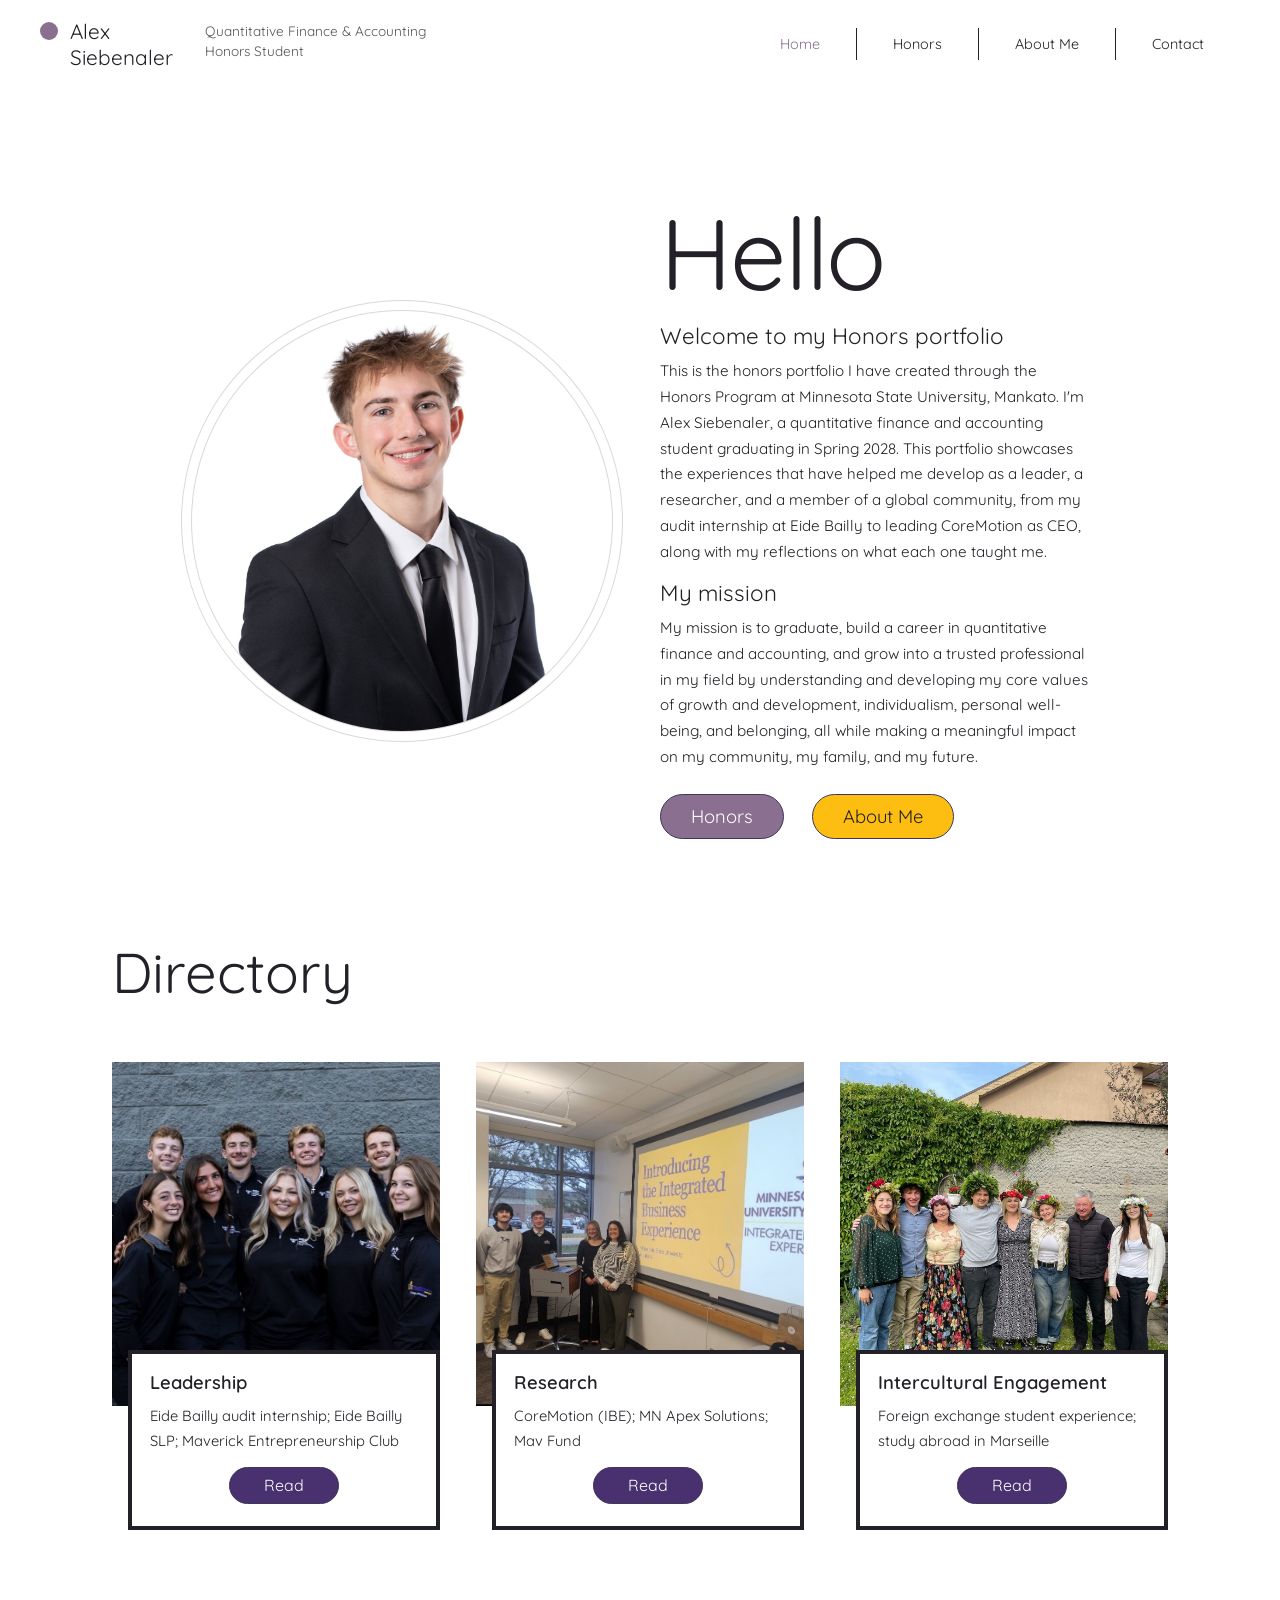
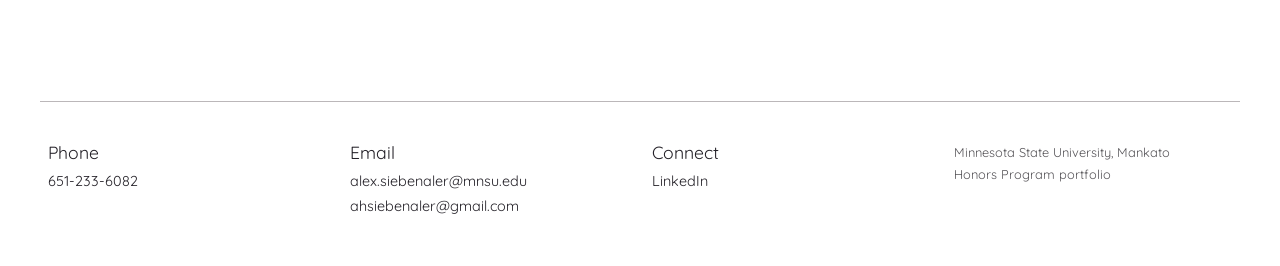
<file: index.html>
<!doctype html>
<html lang="en">
<head>
<meta charset="utf-8">
<meta name="viewport" content="width=device-width, initial-scale=1">
<title>Home | Alex Siebenaler Honors Portfolio</title>
<meta name="description" content="Alex Siebenaler&#x27;s Minnesota State Mankato Honors Program portfolio.">
<link rel="preconnect" href="https://fonts.googleapis.com">
<link rel="preconnect" href="https://fonts.gstatic.com" crossorigin>
<link href="https://fonts.googleapis.com/css2?family=Quicksand:wght@300;400;500;600;700&display=swap" rel="stylesheet">
<link rel="stylesheet" href="styles.css">
<link rel="icon" href="data:image/svg+xml,%3Csvg xmlns='http://www.w3.org/2000/svg' viewBox='0 0 32 32'%3E%3Ccircle cx='16' cy='16' r='14' fill='%238b6f90'/%3E%3C/svg%3E">
</head>
<body>
<a class="skip" href="#main">Skip to content</a>
<header class="site-header">
  <div class="header-inner">
    <a class="brand" href="index.html">
      <span class="brand-dot" aria-hidden="true"></span>
      <span class="brand-name">Alex<br>Siebenaler</span>
      <span class="brand-sub">Quantitative Finance &amp; Accounting<br>Honors Student</span>
    </a>
    <button class="nav-toggle" aria-expanded="false" aria-controls="nav">Menu</button>
    <nav id="nav" aria-label="Main">
      <ul class="nav-list">
        <li><a href="index.html" aria-current="page">Home</a></li>
        <li class="has-sub">
          <a href="honors.html">Honors</a>
          <ul class="sub"><li><a href="honors.html">Honors Program</a></li><li><a href="leadership.html">Leadership</a></li><li><a href="research.html">Research</a></li><li><a href="intercultural.html">Intercultural Engagement</a></li></ul>
        </li>
        <li><a href="about.html">About Me</a></li>
        <li><a href="#contact">Contact</a></li>
      </ul>
    </nav>
  </div>
</header>
<main id="main">
<section class="hello">
  <div class="wrap hello-grid">
    <figure class="hello-photo"><img src="images/headshot.jpg" alt="Alex Siebenaler" width="420" height="420"></figure>
    <div class="hello-text">
      <h1>Hello</h1>
      <h2>Welcome to my Honors portfolio</h2>
      <p>This is the honors portfolio I have created through the Honors Program at Minnesota State University, Mankato. I'm Alex Siebenaler, a quantitative finance and accounting student graduating in Spring 2028. This portfolio showcases the experiences that have helped me develop as a leader, a researcher, and a member of a global community, from my audit internship at Eide Bailly to leading CoreMotion as CEO, along with my reflections on what each one taught me.</p>
      <h2>My mission</h2>
      <p>My mission is to graduate, build a career in quantitative finance and accounting, and grow into a trusted professional in my field by understanding and developing my core values of growth and development, individualism, personal well-being, and belonging, all while making a meaningful impact on my community, my family, and my future.</p>
      <div class="pill-row"><a class="pill pill-mauve" href="honors.html">Honors</a><a class="pill pill-gold" href="about.html">About Me</a></div>
    </div>
  </div>
</section>
<section class="directory">
  <div class="wrap">
    <h2 class="display">Directory</h2>
    <div class="dir-grid"><a class="dir-card" href="leadership.html">
  <div class="dir-media"><img src="images/mec-officers.jpg" alt="Leadership" loading="lazy"></div>
  <div class="dir-box"><h3>Leadership</h3><p>Eide Bailly audit internship; Eide Bailly SLP; Maverick Entrepreneurship Club</p><span class="pill pill-olive">Read</span></div>
</a><a class="dir-card" href="research.html">
  <div class="dir-media"><img src="images/ibe-presentation.jpg" alt="Research" loading="lazy"></div>
  <div class="dir-box"><h3>Research</h3><p>CoreMotion (IBE); MN Apex Solutions; Mav Fund</p><span class="pill pill-olive">Read</span></div>
</a><a class="dir-card" href="intercultural.html">
  <div class="dir-media"><img src="images/exchange-flower-crowns-group.jpg" alt="Intercultural Engagement" class="portrait" loading="lazy"></div>
  <div class="dir-box"><h3>Intercultural Engagement</h3><p>Foreign exchange student experience; study abroad in Marseille</p><span class="pill pill-olive">Read</span></div>
</a></div>
  </div>
</section>
</main>
<footer class="site-footer" id="contact">
  <div class="wrap footer-grid">
    <div><h2>Phone</h2><p><a href="tel:+16512336082">651-233-6082</a></p></div>
    <div><h2>Email</h2><p><a href="mailto:alex.siebenaler@mnsu.edu">alex.siebenaler@mnsu.edu</a><br><a href="mailto:ahsiebenaler@gmail.com">ahsiebenaler@gmail.com</a></p></div>
    <div><h2>Connect</h2><p><a href="https://www.linkedin.com/in/alex-siebenaler" target="_blank" rel="noopener">LinkedIn</a></p></div>
    <div class="fine"><p>Minnesota State University, Mankato<br>Honors Program portfolio</p></div>
  </div>
</footer>
<script>
const t=document.querySelector('.nav-toggle'),n=document.getElementById('nav');
t.addEventListener('click',()=>{const o=t.getAttribute('aria-expanded')==='true';t.setAttribute('aria-expanded',String(!o));n.classList.toggle('open',!o);});
</script>
</body>
</html>
</file>
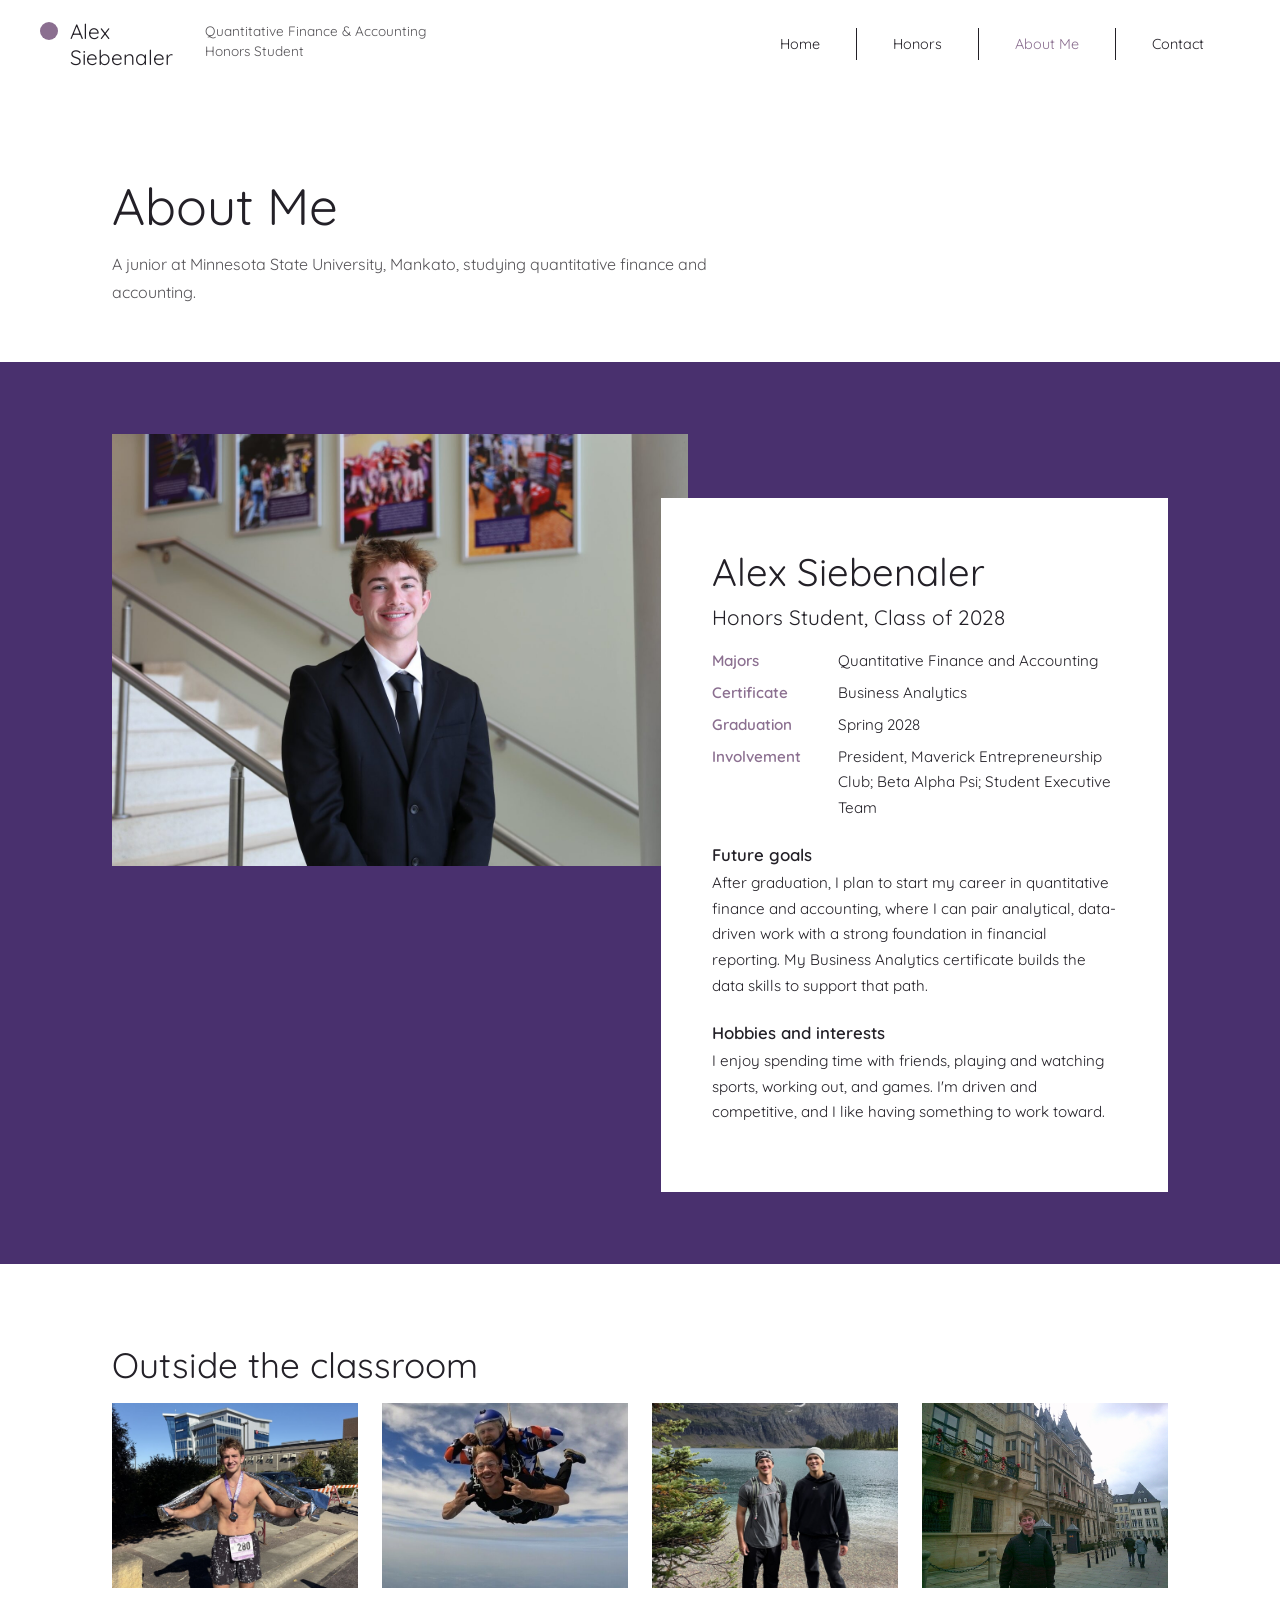
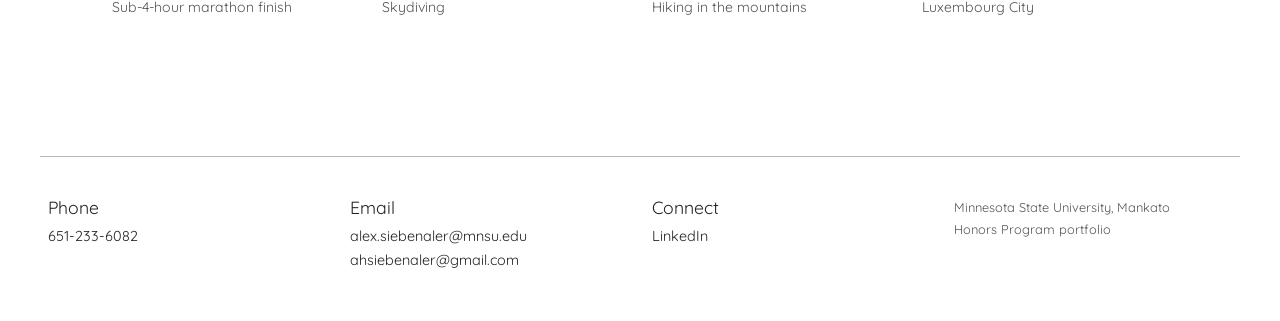
<file: about.html>
<!doctype html>
<html lang="en">
<head>
<meta charset="utf-8">
<meta name="viewport" content="width=device-width, initial-scale=1">
<title>About Me | Alex Siebenaler</title>
<meta name="description" content="About Alex Siebenaler: majors, goals and interests.">
<link rel="preconnect" href="https://fonts.googleapis.com">
<link rel="preconnect" href="https://fonts.gstatic.com" crossorigin>
<link href="https://fonts.googleapis.com/css2?family=Quicksand:wght@300;400;500;600;700&display=swap" rel="stylesheet">
<link rel="stylesheet" href="styles.css">
<link rel="icon" href="data:image/svg+xml,%3Csvg xmlns='http://www.w3.org/2000/svg' viewBox='0 0 32 32'%3E%3Ccircle cx='16' cy='16' r='14' fill='%238b6f90'/%3E%3C/svg%3E">
</head>
<body>
<a class="skip" href="#main">Skip to content</a>
<header class="site-header">
  <div class="header-inner">
    <a class="brand" href="index.html">
      <span class="brand-dot" aria-hidden="true"></span>
      <span class="brand-name">Alex<br>Siebenaler</span>
      <span class="brand-sub">Quantitative Finance &amp; Accounting<br>Honors Student</span>
    </a>
    <button class="nav-toggle" aria-expanded="false" aria-controls="nav">Menu</button>
    <nav id="nav" aria-label="Main">
      <ul class="nav-list">
        <li><a href="index.html">Home</a></li>
        <li class="has-sub">
          <a href="honors.html">Honors</a>
          <ul class="sub"><li><a href="honors.html">Honors Program</a></li><li><a href="leadership.html">Leadership</a></li><li><a href="research.html">Research</a></li><li><a href="intercultural.html">Intercultural Engagement</a></li></ul>
        </li>
        <li><a href="about.html" aria-current="page">About Me</a></li>
        <li><a href="#contact">Contact</a></li>
      </ul>
    </nav>
  </div>
</header>
<main id="main">
<section class="page-title"><div class="wrap"><h1>About Me</h1><p>A junior at Minnesota State University, Mankato, studying quantitative finance and accounting.</p></div></section>
<section class="band">
  <div class="wrap">
    <article class="feature">
      <div class="feature-media"><img src="images/alex-stairs.jpg" alt="Alex Siebenaler" loading="lazy"></div>
      <div class="feature-card">
        <h2>Alex Siebenaler</h2>
        <h3>Honors Student, Class of 2028</h3>
        <dl class="facts">
          <dt>Majors</dt><dd>Quantitative Finance and Accounting</dd>
          <dt>Certificate</dt><dd>Business Analytics</dd>
          <dt>Graduation</dt><dd>Spring 2028</dd>
          <dt>Involvement</dt><dd>President, Maverick Entrepreneurship Club; Beta Alpha Psi; Student Executive Team</dd>
        </dl>
        <h4>Future goals</h4>
        <p>After graduation, I plan to start my career in quantitative finance and accounting, where I can pair analytical, data-driven work with a strong foundation in financial reporting. My Business Analytics certificate builds the data skills to support that path.</p>
        <h4>Hobbies and interests</h4>
        <p>I enjoy spending time with friends, playing and watching sports, working out, and games. I'm driven and competitive, and I like having something to work toward.</p>
      </div>
    </article>
  </div>
</section>
<section class="plain"><div class="wrap"><h2>Outside the classroom</h2><div class="gallery"><figure><a href="images/about-race.jpg" target="_blank" rel="noopener"><img src="images/about-race.jpg" alt="Sub-4-hour marathon finish" loading="lazy"></a><figcaption>Sub-4-hour marathon finish</figcaption></figure><figure><a href="images/about-skydiving.jpg" target="_blank" rel="noopener"><img src="images/about-skydiving.jpg" alt="Skydiving" loading="lazy"></a><figcaption>Skydiving</figcaption></figure><figure><a href="images/about-mountains.jpg" target="_blank" rel="noopener"><img src="images/about-mountains.jpg" alt="Hiking in the mountains" loading="lazy"></a><figcaption>Hiking in the mountains</figcaption></figure><figure><a href="images/about-luxembourg.jpg" target="_blank" rel="noopener"><img src="images/about-luxembourg.jpg" alt="Luxembourg City" loading="lazy"></a><figcaption>Luxembourg City</figcaption></figure></div></div></section></main>
<footer class="site-footer" id="contact">
  <div class="wrap footer-grid">
    <div><h2>Phone</h2><p><a href="tel:+16512336082">651-233-6082</a></p></div>
    <div><h2>Email</h2><p><a href="mailto:alex.siebenaler@mnsu.edu">alex.siebenaler@mnsu.edu</a><br><a href="mailto:ahsiebenaler@gmail.com">ahsiebenaler@gmail.com</a></p></div>
    <div><h2>Connect</h2><p><a href="https://www.linkedin.com/in/alex-siebenaler" target="_blank" rel="noopener">LinkedIn</a></p></div>
    <div class="fine"><p>Minnesota State University, Mankato<br>Honors Program portfolio</p></div>
  </div>
</footer>
<script>
const t=document.querySelector('.nav-toggle'),n=document.getElementById('nav');
t.addEventListener('click',()=>{const o=t.getAttribute('aria-expanded')==='true';t.setAttribute('aria-expanded',String(!o));n.classList.toggle('open',!o);});
</script>
</body>
</html>
</file>
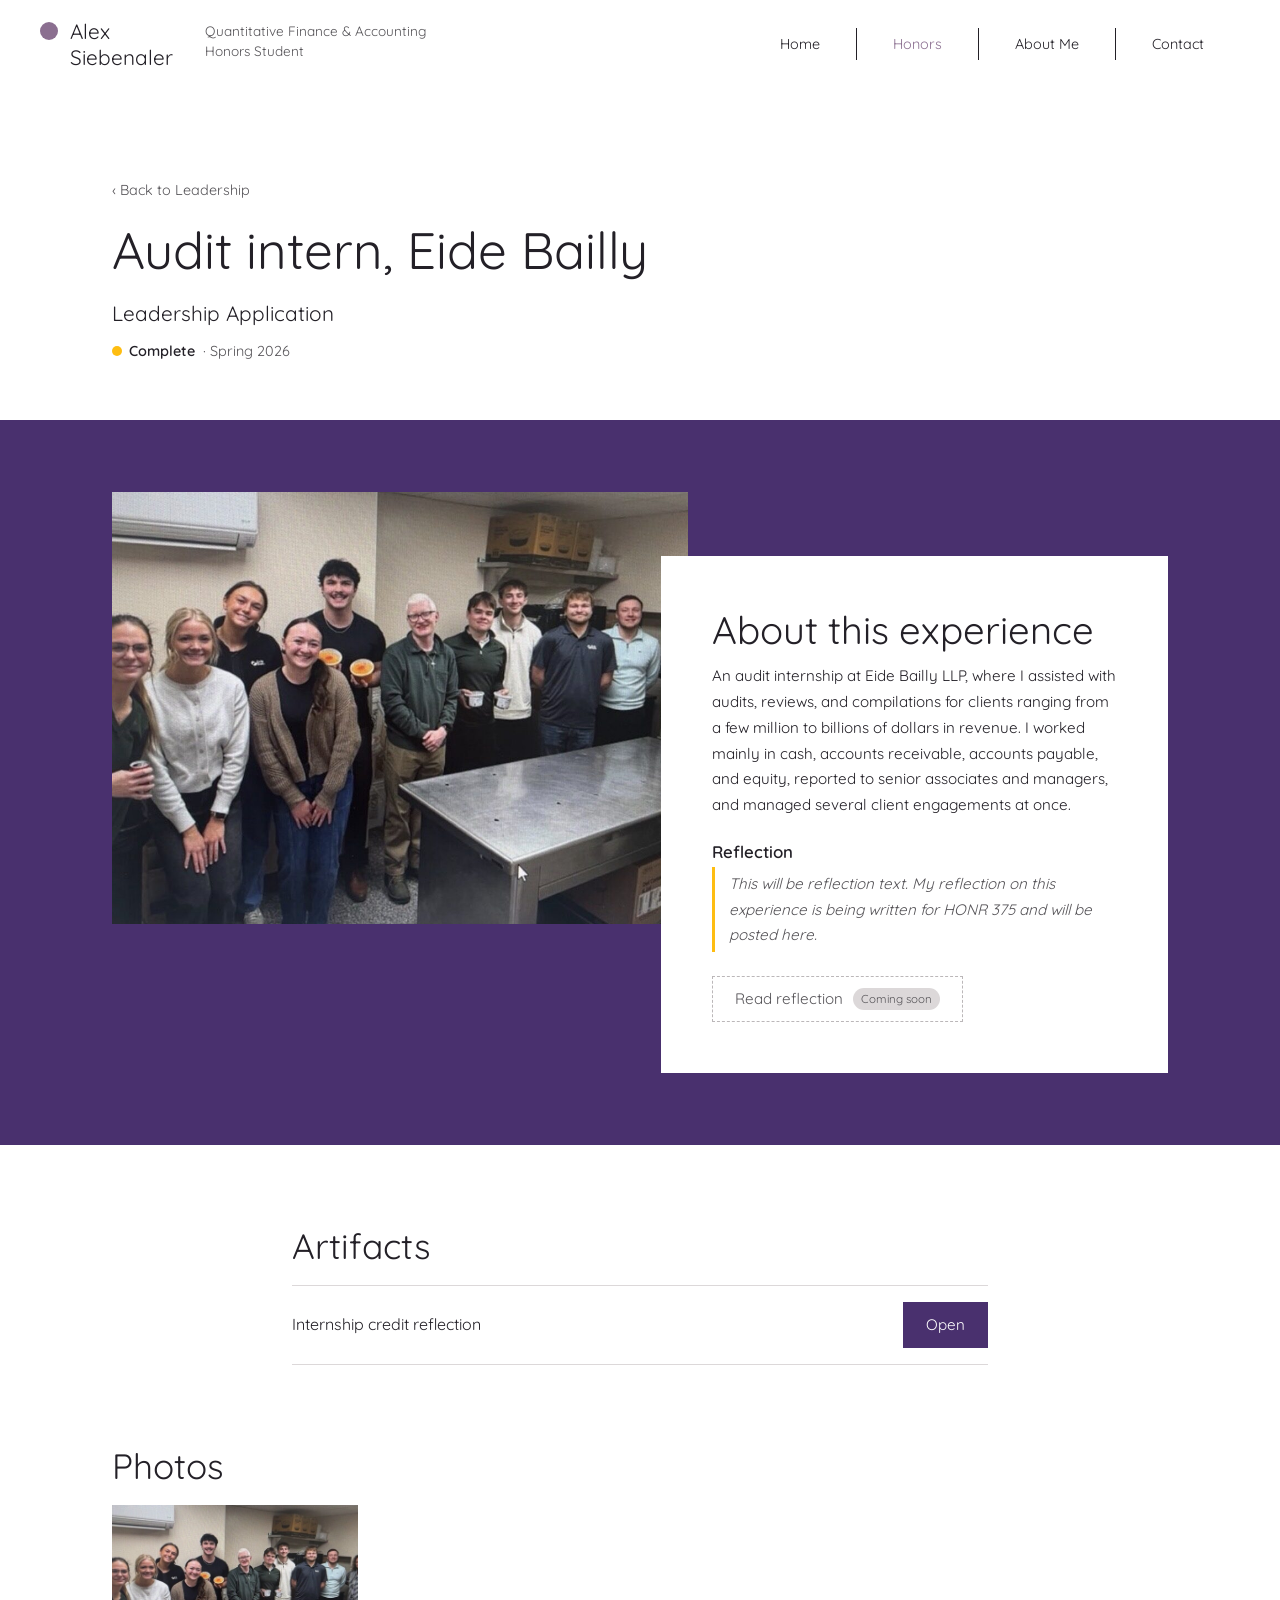
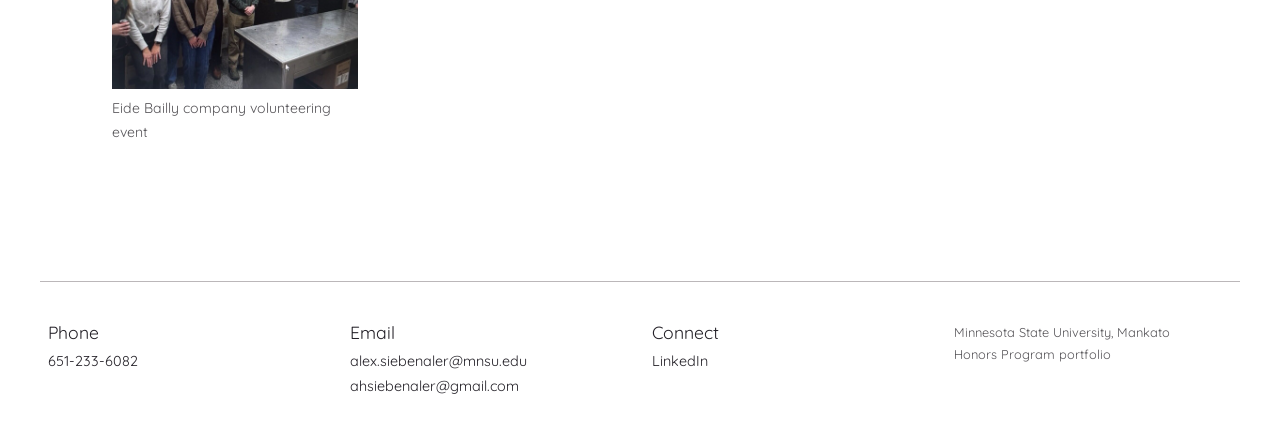
<file: eide-bailly-internship.html>
<!doctype html>
<html lang="en">
<head>
<meta charset="utf-8">
<meta name="viewport" content="width=device-width, initial-scale=1">
<title>Audit intern, Eide Bailly | Alex Siebenaler</title>
<meta name="description" content="Audit intern, Eide Bailly: Alex Siebenaler&#x27;s honors experience.">
<link rel="preconnect" href="https://fonts.googleapis.com">
<link rel="preconnect" href="https://fonts.gstatic.com" crossorigin>
<link href="https://fonts.googleapis.com/css2?family=Quicksand:wght@300;400;500;600;700&display=swap" rel="stylesheet">
<link rel="stylesheet" href="styles.css">
<link rel="icon" href="data:image/svg+xml,%3Csvg xmlns='http://www.w3.org/2000/svg' viewBox='0 0 32 32'%3E%3Ccircle cx='16' cy='16' r='14' fill='%238b6f90'/%3E%3C/svg%3E">
</head>
<body>
<a class="skip" href="#main">Skip to content</a>
<header class="site-header">
  <div class="header-inner">
    <a class="brand" href="index.html">
      <span class="brand-dot" aria-hidden="true"></span>
      <span class="brand-name">Alex<br>Siebenaler</span>
      <span class="brand-sub">Quantitative Finance &amp; Accounting<br>Honors Student</span>
    </a>
    <button class="nav-toggle" aria-expanded="false" aria-controls="nav">Menu</button>
    <nav id="nav" aria-label="Main">
      <ul class="nav-list">
        <li><a href="index.html">Home</a></li>
        <li class="has-sub is-active">
          <a href="honors.html" aria-current="true">Honors</a>
          <ul class="sub"><li><a href="honors.html">Honors Program</a></li><li><a href="leadership.html" aria-current="page">Leadership</a></li><li><a href="research.html">Research</a></li><li><a href="intercultural.html">Intercultural Engagement</a></li></ul>
        </li>
        <li><a href="about.html">About Me</a></li>
        <li><a href="#contact">Contact</a></li>
      </ul>
    </nav>
  </div>
</header>
<main id="main">
<section class="page-title">
  <div class="wrap">
    <a class="back" href="leadership.html">Back to Leadership</a>
    <h1>Audit intern, Eide Bailly</h1>
    <p class="kind">Leadership Application</p>
    <p class="meta"><span class="status s-complete">Complete</span> · Spring 2026</p>
  </div>
</section>
<section class="band">
  <div class="wrap">
    <article class="feature">
      <div class="feature-media"><img src="images/eide-bailly-team.jpg" alt="Audit intern, Eide Bailly" loading="lazy"></div>
      <div class="feature-card">
        <h2>About this experience</h2>
        <p>An audit internship at Eide Bailly LLP, where I assisted with audits, reviews, and compilations for clients ranging from a few million to billions of dollars in revenue. I worked mainly in cash, accounts receivable, accounts payable, and equity, reported to senior associates and managers, and managed several client engagements at once.</p>
        <h4>Reflection</h4>
        <p class="placeholder">This will be reflection text. My reflection on this experience is being written for HONR 375 and will be posted here.</p><div class="btn-row"><span class="btn is-pending" aria-disabled="true" title="Coming soon">Read reflection<span class="soon">Coming soon</span></span></div>
      </div>
    </article>
  </div>
</section>
<section class="plain">
  <div class="wrap narrow">
    <h2>Artifacts</h2>
    <ul class="artifact-list"><li><span>Internship credit reflection</span><a class="btn" href="docs/eide-bailly-internship-credit-reflection.pdf" target="_blank" rel="noopener">Open</a></li></ul>
  </div>
</section>
<section class="plain plain-tight"><div class="wrap"><h2>Photos</h2><div class="gallery"><figure><a href="images/eide-bailly-team.jpg" target="_blank" rel="noopener"><img src="images/eide-bailly-team.jpg" alt="Eide Bailly company volunteering event" loading="lazy"></a><figcaption>Eide Bailly company volunteering event</figcaption></figure></div></div></section></main>
<footer class="site-footer" id="contact">
  <div class="wrap footer-grid">
    <div><h2>Phone</h2><p><a href="tel:+16512336082">651-233-6082</a></p></div>
    <div><h2>Email</h2><p><a href="mailto:alex.siebenaler@mnsu.edu">alex.siebenaler@mnsu.edu</a><br><a href="mailto:ahsiebenaler@gmail.com">ahsiebenaler@gmail.com</a></p></div>
    <div><h2>Connect</h2><p><a href="https://www.linkedin.com/in/alex-siebenaler" target="_blank" rel="noopener">LinkedIn</a></p></div>
    <div class="fine"><p>Minnesota State University, Mankato<br>Honors Program portfolio</p></div>
  </div>
</footer>
<script>
const t=document.querySelector('.nav-toggle'),n=document.getElementById('nav');
t.addEventListener('click',()=>{const o=t.getAttribute('aria-expanded')==='true';t.setAttribute('aria-expanded',String(!o));n.classList.toggle('open',!o);});
</script>
</body>
</html>
</file>
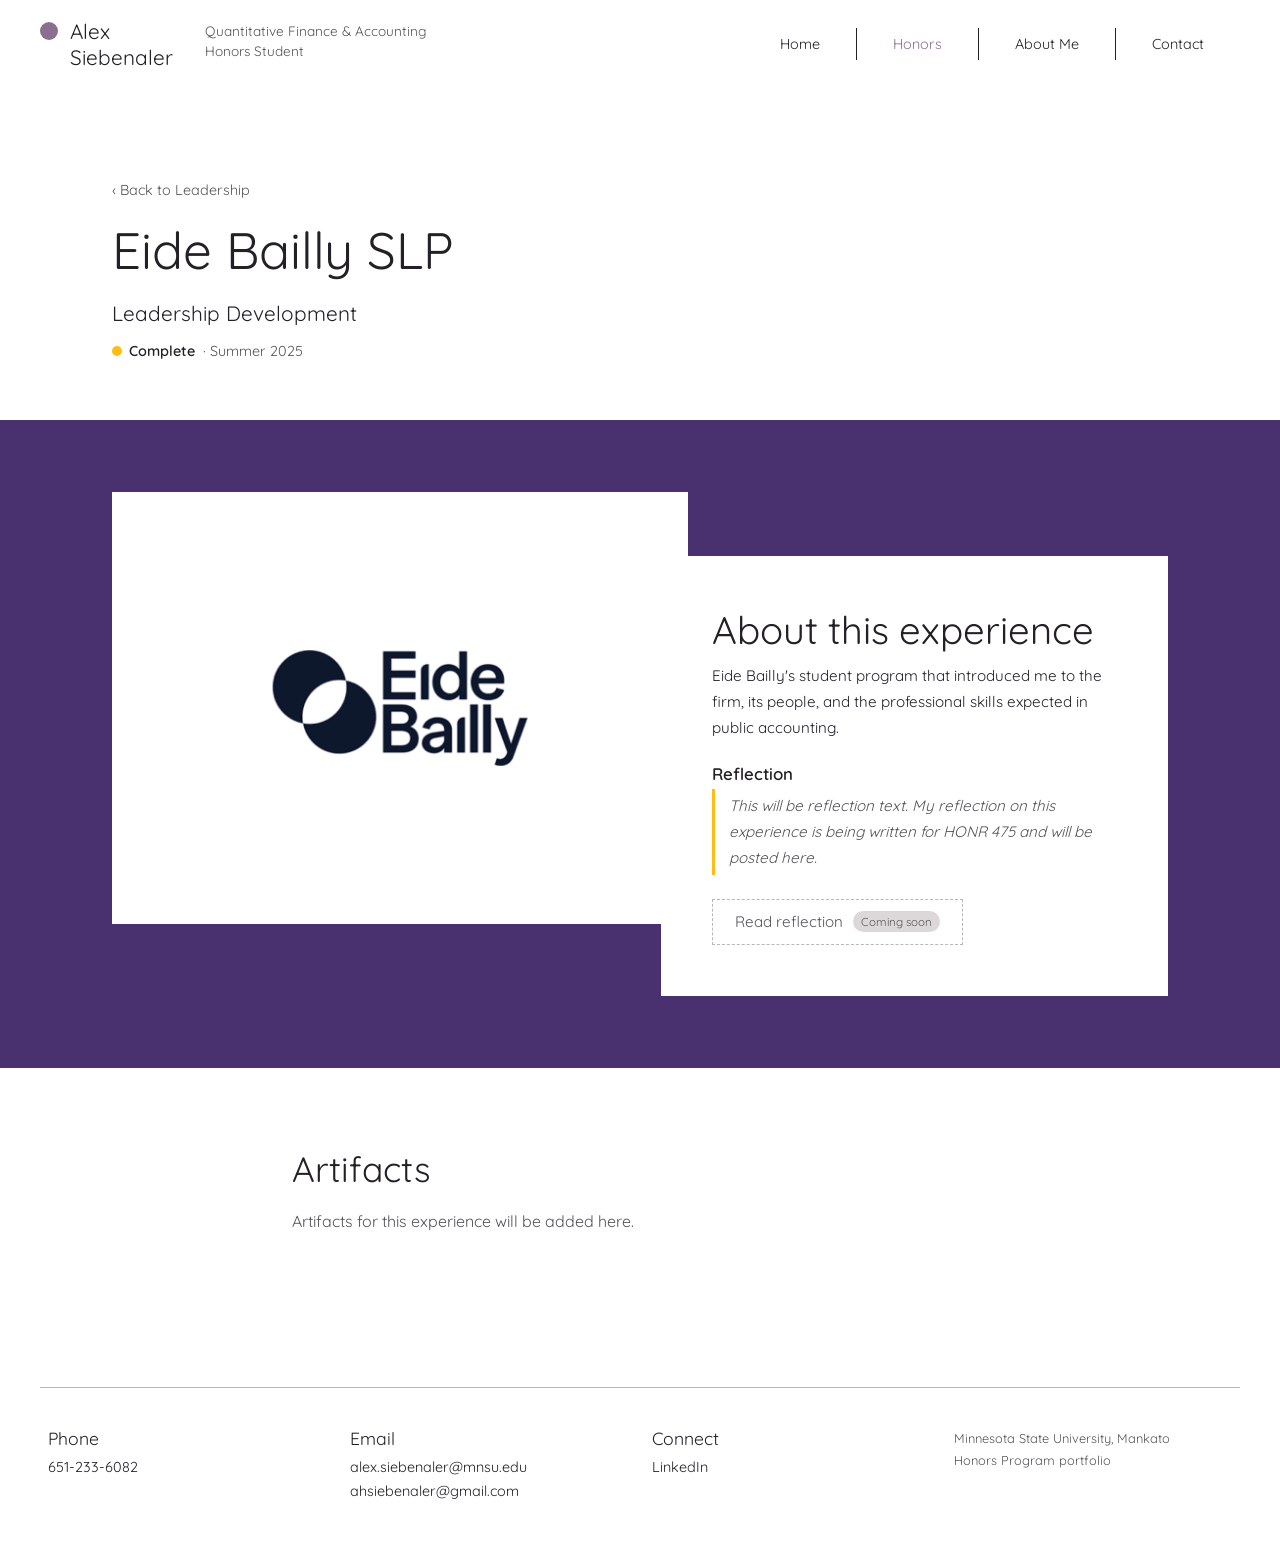
<file: eide-bailly-slp.html>
<!doctype html>
<html lang="en">
<head>
<meta charset="utf-8">
<meta name="viewport" content="width=device-width, initial-scale=1">
<title>Eide Bailly SLP | Alex Siebenaler</title>
<meta name="description" content="Eide Bailly SLP: Alex Siebenaler&#x27;s honors experience.">
<link rel="preconnect" href="https://fonts.googleapis.com">
<link rel="preconnect" href="https://fonts.gstatic.com" crossorigin>
<link href="https://fonts.googleapis.com/css2?family=Quicksand:wght@300;400;500;600;700&display=swap" rel="stylesheet">
<link rel="stylesheet" href="styles.css">
<link rel="icon" href="data:image/svg+xml,%3Csvg xmlns='http://www.w3.org/2000/svg' viewBox='0 0 32 32'%3E%3Ccircle cx='16' cy='16' r='14' fill='%238b6f90'/%3E%3C/svg%3E">
</head>
<body>
<a class="skip" href="#main">Skip to content</a>
<header class="site-header">
  <div class="header-inner">
    <a class="brand" href="index.html">
      <span class="brand-dot" aria-hidden="true"></span>
      <span class="brand-name">Alex<br>Siebenaler</span>
      <span class="brand-sub">Quantitative Finance &amp; Accounting<br>Honors Student</span>
    </a>
    <button class="nav-toggle" aria-expanded="false" aria-controls="nav">Menu</button>
    <nav id="nav" aria-label="Main">
      <ul class="nav-list">
        <li><a href="index.html">Home</a></li>
        <li class="has-sub is-active">
          <a href="honors.html" aria-current="true">Honors</a>
          <ul class="sub"><li><a href="honors.html">Honors Program</a></li><li><a href="leadership.html" aria-current="page">Leadership</a></li><li><a href="research.html">Research</a></li><li><a href="intercultural.html">Intercultural Engagement</a></li></ul>
        </li>
        <li><a href="about.html">About Me</a></li>
        <li><a href="#contact">Contact</a></li>
      </ul>
    </nav>
  </div>
</header>
<main id="main">
<section class="page-title">
  <div class="wrap">
    <a class="back" href="leadership.html">Back to Leadership</a>
    <h1>Eide Bailly SLP</h1>
    <p class="kind">Leadership Development</p>
    <p class="meta"><span class="status s-complete">Complete</span> · Summer 2025</p>
  </div>
</section>
<section class="band">
  <div class="wrap">
    <article class="feature">
      <div class="feature-media"><img src="images/eide-bailly-logo.png" alt="Eide Bailly SLP" class="logo" loading="lazy"></div>
      <div class="feature-card">
        <h2>About this experience</h2>
        <p>Eide Bailly&#x27;s student program that introduced me to the firm, its people, and the professional skills expected in public accounting.</p>
        <h4>Reflection</h4>
        <p class="placeholder">This will be reflection text. My reflection on this experience is being written for HONR 475 and will be posted here.</p><div class="btn-row"><span class="btn is-pending" aria-disabled="true" title="Coming soon">Read reflection<span class="soon">Coming soon</span></span></div>
      </div>
    </article>
  </div>
</section>
<section class="plain">
  <div class="wrap narrow">
    <h2>Artifacts</h2>
    <p class="muted">Artifacts for this experience will be added here.</p>
  </div>
</section>
</main>
<footer class="site-footer" id="contact">
  <div class="wrap footer-grid">
    <div><h2>Phone</h2><p><a href="tel:+16512336082">651-233-6082</a></p></div>
    <div><h2>Email</h2><p><a href="mailto:alex.siebenaler@mnsu.edu">alex.siebenaler@mnsu.edu</a><br><a href="mailto:ahsiebenaler@gmail.com">ahsiebenaler@gmail.com</a></p></div>
    <div><h2>Connect</h2><p><a href="https://www.linkedin.com/in/alex-siebenaler" target="_blank" rel="noopener">LinkedIn</a></p></div>
    <div class="fine"><p>Minnesota State University, Mankato<br>Honors Program portfolio</p></div>
  </div>
</footer>
<script>
const t=document.querySelector('.nav-toggle'),n=document.getElementById('nav');
t.addEventListener('click',()=>{const o=t.getAttribute('aria-expanded')==='true';t.setAttribute('aria-expanded',String(!o));n.classList.toggle('open',!o);});
</script>
</body>
</html>
</file>
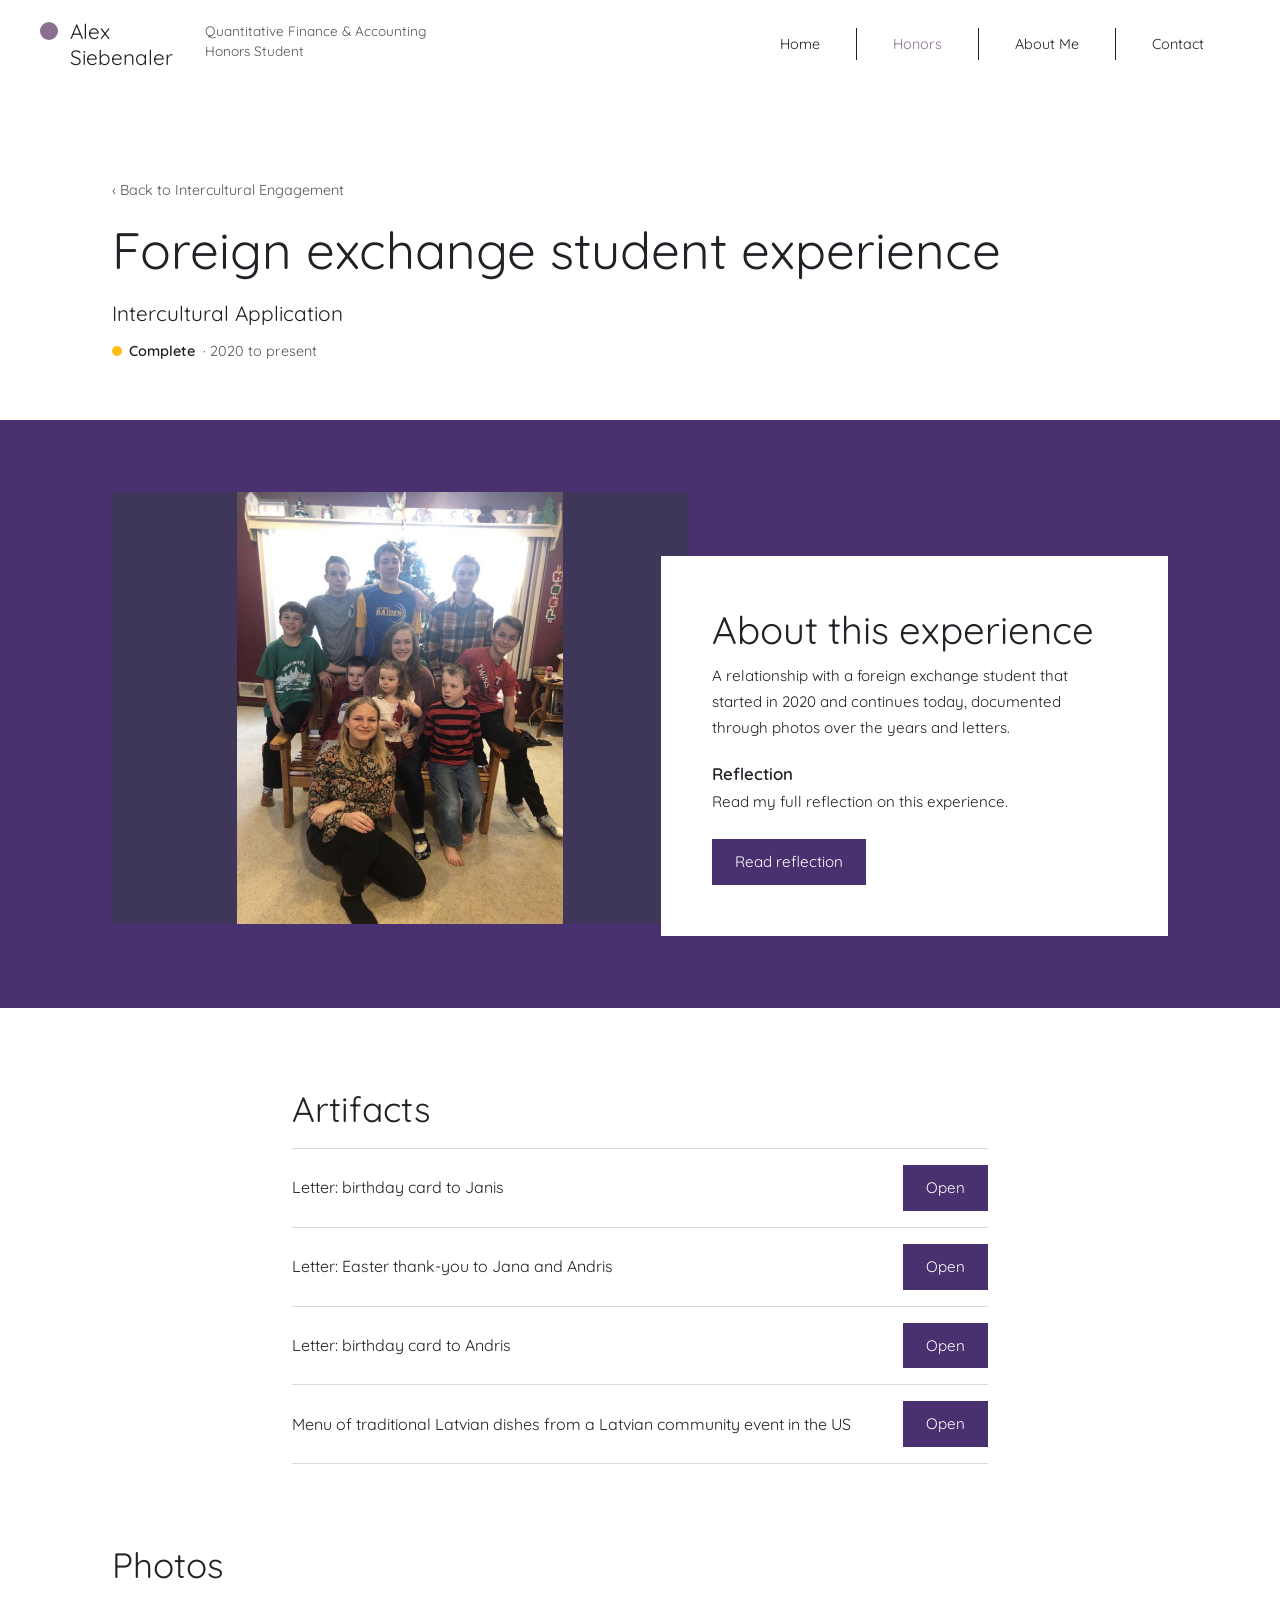
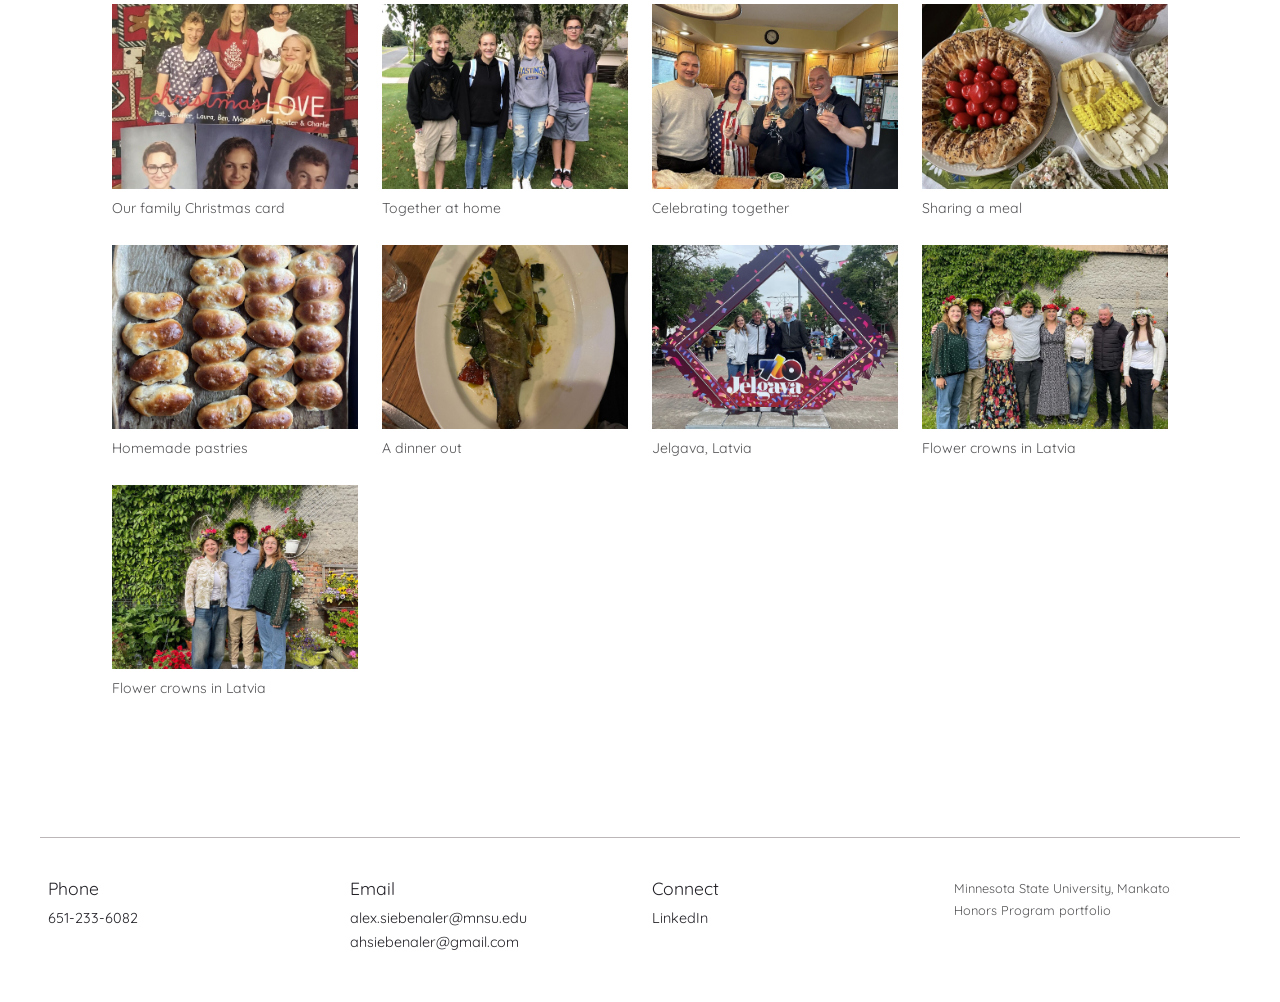
<file: exchange-student.html>
<!doctype html>
<html lang="en">
<head>
<meta charset="utf-8">
<meta name="viewport" content="width=device-width, initial-scale=1">
<title>Foreign exchange student experience | Alex Siebenaler</title>
<meta name="description" content="Foreign exchange student experience: Alex Siebenaler&#x27;s honors experience.">
<link rel="preconnect" href="https://fonts.googleapis.com">
<link rel="preconnect" href="https://fonts.gstatic.com" crossorigin>
<link href="https://fonts.googleapis.com/css2?family=Quicksand:wght@300;400;500;600;700&display=swap" rel="stylesheet">
<link rel="stylesheet" href="styles.css">
<link rel="icon" href="data:image/svg+xml,%3Csvg xmlns='http://www.w3.org/2000/svg' viewBox='0 0 32 32'%3E%3Ccircle cx='16' cy='16' r='14' fill='%238b6f90'/%3E%3C/svg%3E">
</head>
<body>
<a class="skip" href="#main">Skip to content</a>
<header class="site-header">
  <div class="header-inner">
    <a class="brand" href="index.html">
      <span class="brand-dot" aria-hidden="true"></span>
      <span class="brand-name">Alex<br>Siebenaler</span>
      <span class="brand-sub">Quantitative Finance &amp; Accounting<br>Honors Student</span>
    </a>
    <button class="nav-toggle" aria-expanded="false" aria-controls="nav">Menu</button>
    <nav id="nav" aria-label="Main">
      <ul class="nav-list">
        <li><a href="index.html">Home</a></li>
        <li class="has-sub is-active">
          <a href="honors.html" aria-current="true">Honors</a>
          <ul class="sub"><li><a href="honors.html">Honors Program</a></li><li><a href="leadership.html">Leadership</a></li><li><a href="research.html">Research</a></li><li><a href="intercultural.html" aria-current="page">Intercultural Engagement</a></li></ul>
        </li>
        <li><a href="about.html">About Me</a></li>
        <li><a href="#contact">Contact</a></li>
      </ul>
    </nav>
  </div>
</header>
<main id="main">
<section class="page-title">
  <div class="wrap">
    <a class="back" href="intercultural.html">Back to Intercultural Engagement</a>
    <h1>Foreign exchange student experience</h1>
    <p class="kind">Intercultural Application</p>
    <p class="meta"><span class="status s-complete">Complete</span> · 2020 to present</p>
  </div>
</section>
<section class="band">
  <div class="wrap">
    <article class="feature">
      <div class="feature-media"><img src="images/exchange-family.jpg" alt="Foreign exchange student experience" class="portrait" loading="lazy"></div>
      <div class="feature-card">
        <h2>About this experience</h2>
        <p>A relationship with a foreign exchange student that started in 2020 and continues today, documented through photos over the years and letters.</p>
        <h4>Reflection</h4>
        <p>Read my full reflection on this experience.</p><div class="btn-row"><a class="btn" href="docs/exchange-student-reflection.pdf" target="_blank" rel="noopener">Read reflection</a></div>
      </div>
    </article>
  </div>
</section>
<section class="plain">
  <div class="wrap narrow">
    <h2>Artifacts</h2>
    <ul class="artifact-list"><li><span>Letter: birthday card to Janis</span><a class="btn" href="docs/exchange-letter-birthday-janis.pdf" target="_blank" rel="noopener">Open</a></li><li><span>Letter: Easter thank-you to Jana and Andris</span><a class="btn" href="docs/exchange-letter-easter-thank-you.pdf" target="_blank" rel="noopener">Open</a></li><li><span>Letter: birthday card to Andris</span><a class="btn" href="docs/exchange-letter-birthday-andris.pdf" target="_blank" rel="noopener">Open</a></li><li><span>Menu of traditional Latvian dishes from a Latvian community event in the US</span><a class="btn" href="docs/latvian-event-menu.pdf" target="_blank" rel="noopener">Open</a></li></ul>
  </div>
</section>
<section class="plain plain-tight"><div class="wrap"><h2>Photos</h2><div class="gallery"><figure><a href="images/exchange-christmas-card.jpg" target="_blank" rel="noopener"><img src="images/exchange-christmas-card.jpg" alt="Our family Christmas card" loading="lazy"></a><figcaption>Our family Christmas card</figcaption></figure><figure><a href="images/exchange-lawn.jpg" target="_blank" rel="noopener"><img src="images/exchange-lawn.jpg" alt="Together at home" loading="lazy"></a><figcaption>Together at home</figcaption></figure><figure><a href="images/exchange-kitchen.jpg" target="_blank" rel="noopener"><img src="images/exchange-kitchen.jpg" alt="Celebrating together" loading="lazy"></a><figcaption>Celebrating together</figcaption></figure><figure><a href="images/exchange-food.jpg" target="_blank" rel="noopener"><img src="images/exchange-food.jpg" alt="Sharing a meal" loading="lazy"></a><figcaption>Sharing a meal</figcaption></figure><figure><a href="images/exchange-pastries.jpg" target="_blank" rel="noopener"><img src="images/exchange-pastries.jpg" alt="Homemade pastries" loading="lazy"></a><figcaption>Homemade pastries</figcaption></figure><figure><a href="images/exchange-dinner.jpg" target="_blank" rel="noopener"><img src="images/exchange-dinner.jpg" alt="A dinner out" loading="lazy"></a><figcaption>A dinner out</figcaption></figure><figure><a href="images/exchange-jelgava.jpg" target="_blank" rel="noopener"><img src="images/exchange-jelgava.jpg" alt="Jelgava, Latvia" loading="lazy"></a><figcaption>Jelgava, Latvia</figcaption></figure><figure><a href="images/exchange-flower-crowns-group.jpg" target="_blank" rel="noopener"><img src="images/exchange-flower-crowns-group.jpg" alt="Flower crowns in Latvia" loading="lazy"></a><figcaption>Flower crowns in Latvia</figcaption></figure><figure><a href="images/exchange-flower-crowns.jpg" target="_blank" rel="noopener"><img src="images/exchange-flower-crowns.jpg" alt="Flower crowns in Latvia" loading="lazy"></a><figcaption>Flower crowns in Latvia</figcaption></figure></div></div></section></main>
<footer class="site-footer" id="contact">
  <div class="wrap footer-grid">
    <div><h2>Phone</h2><p><a href="tel:+16512336082">651-233-6082</a></p></div>
    <div><h2>Email</h2><p><a href="mailto:alex.siebenaler@mnsu.edu">alex.siebenaler@mnsu.edu</a><br><a href="mailto:ahsiebenaler@gmail.com">ahsiebenaler@gmail.com</a></p></div>
    <div><h2>Connect</h2><p><a href="https://www.linkedin.com/in/alex-siebenaler" target="_blank" rel="noopener">LinkedIn</a></p></div>
    <div class="fine"><p>Minnesota State University, Mankato<br>Honors Program portfolio</p></div>
  </div>
</footer>
<script>
const t=document.querySelector('.nav-toggle'),n=document.getElementById('nav');
t.addEventListener('click',()=>{const o=t.getAttribute('aria-expanded')==='true';t.setAttribute('aria-expanded',String(!o));n.classList.toggle('open',!o);});
</script>
</body>
</html>
</file>
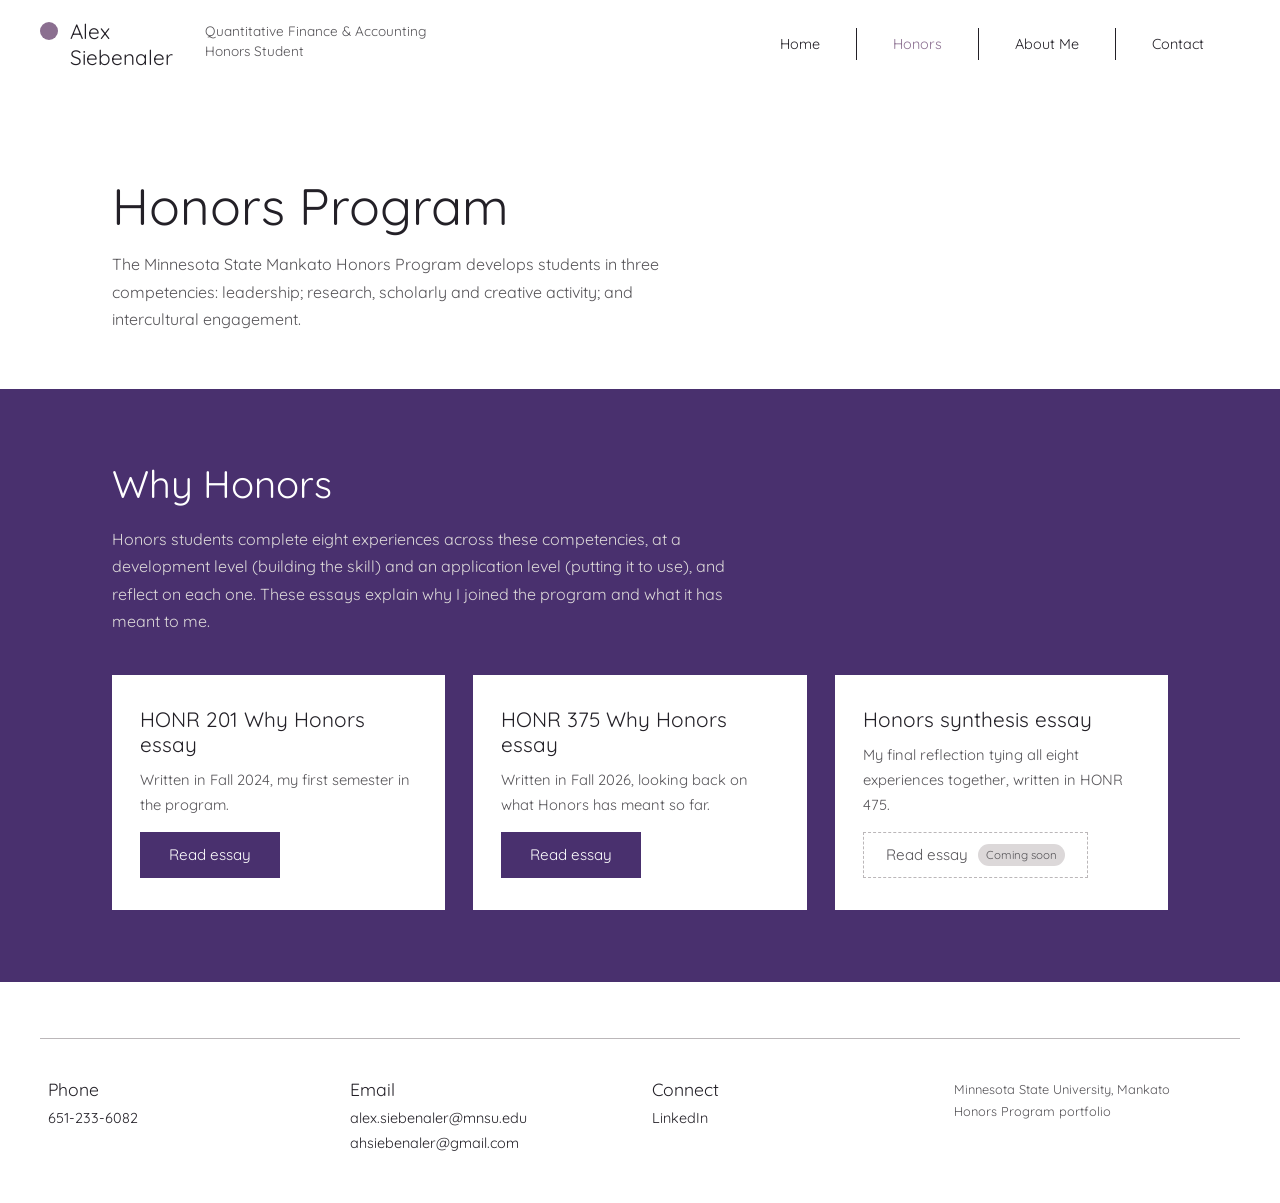
<file: honors.html>
<!doctype html>
<html lang="en">
<head>
<meta charset="utf-8">
<meta name="viewport" content="width=device-width, initial-scale=1">
<title>Honors Program | Alex Siebenaler</title>
<meta name="description" content="Alex Siebenaler&#x27;s Why Honors essays.">
<link rel="preconnect" href="https://fonts.googleapis.com">
<link rel="preconnect" href="https://fonts.gstatic.com" crossorigin>
<link href="https://fonts.googleapis.com/css2?family=Quicksand:wght@300;400;500;600;700&display=swap" rel="stylesheet">
<link rel="stylesheet" href="styles.css">
<link rel="icon" href="data:image/svg+xml,%3Csvg xmlns='http://www.w3.org/2000/svg' viewBox='0 0 32 32'%3E%3Ccircle cx='16' cy='16' r='14' fill='%238b6f90'/%3E%3C/svg%3E">
</head>
<body>
<a class="skip" href="#main">Skip to content</a>
<header class="site-header">
  <div class="header-inner">
    <a class="brand" href="index.html">
      <span class="brand-dot" aria-hidden="true"></span>
      <span class="brand-name">Alex<br>Siebenaler</span>
      <span class="brand-sub">Quantitative Finance &amp; Accounting<br>Honors Student</span>
    </a>
    <button class="nav-toggle" aria-expanded="false" aria-controls="nav">Menu</button>
    <nav id="nav" aria-label="Main">
      <ul class="nav-list">
        <li><a href="index.html">Home</a></li>
        <li class="has-sub is-active">
          <a href="honors.html" aria-current="true">Honors</a>
          <ul class="sub"><li><a href="honors.html" aria-current="page">Honors Program</a></li><li><a href="leadership.html">Leadership</a></li><li><a href="research.html">Research</a></li><li><a href="intercultural.html">Intercultural Engagement</a></li></ul>
        </li>
        <li><a href="about.html">About Me</a></li>
        <li><a href="#contact">Contact</a></li>
      </ul>
    </nav>
  </div>
</header>
<main id="main">
<section class="page-title"><div class="wrap"><h1>Honors Program</h1><p>The Minnesota State Mankato Honors Program develops students in three competencies: leadership; research, scholarly and creative activity; and intercultural engagement.</p></div></section>
<section class="band">
  <div class="wrap">
    <div class="band-intro">
      <h2>Why Honors</h2>
      <p>Honors students complete eight experiences across these competencies, at a development level (building the skill) and an application level (putting it to use), and reflect on each one. These essays explain why I joined the program and what it has meant to me.</p>
    </div>
    <div class="essay-grid"><article class="essay-card"><h3>HONR 201 Why Honors essay</h3><p>Written in Fall 2024, my first semester in the program.</p><a class="btn" href="docs/why-honors-201.pdf" target="_blank" rel="noopener">Read essay</a></article><article class="essay-card"><h3>HONR 375 Why Honors essay</h3><p>Written in Fall 2026, looking back on what Honors has meant so far.</p><a class="btn" href="docs/why-honors-375.pdf" target="_blank" rel="noopener">Read essay</a></article><article class="essay-card"><h3>Honors synthesis essay</h3><p>My final reflection tying all eight experiences together, written in HONR 475.</p><span class="btn is-pending" aria-disabled="true" title="Coming soon">Read essay<span class="soon">Coming soon</span></span></article></div>
  </div>
</section>
</main>
<footer class="site-footer" id="contact">
  <div class="wrap footer-grid">
    <div><h2>Phone</h2><p><a href="tel:+16512336082">651-233-6082</a></p></div>
    <div><h2>Email</h2><p><a href="mailto:alex.siebenaler@mnsu.edu">alex.siebenaler@mnsu.edu</a><br><a href="mailto:ahsiebenaler@gmail.com">ahsiebenaler@gmail.com</a></p></div>
    <div><h2>Connect</h2><p><a href="https://www.linkedin.com/in/alex-siebenaler" target="_blank" rel="noopener">LinkedIn</a></p></div>
    <div class="fine"><p>Minnesota State University, Mankato<br>Honors Program portfolio</p></div>
  </div>
</footer>
<script>
const t=document.querySelector('.nav-toggle'),n=document.getElementById('nav');
t.addEventListener('click',()=>{const o=t.getAttribute('aria-expanded')==='true';t.setAttribute('aria-expanded',String(!o));n.classList.toggle('open',!o);});
</script>
</body>
</html>
</file>
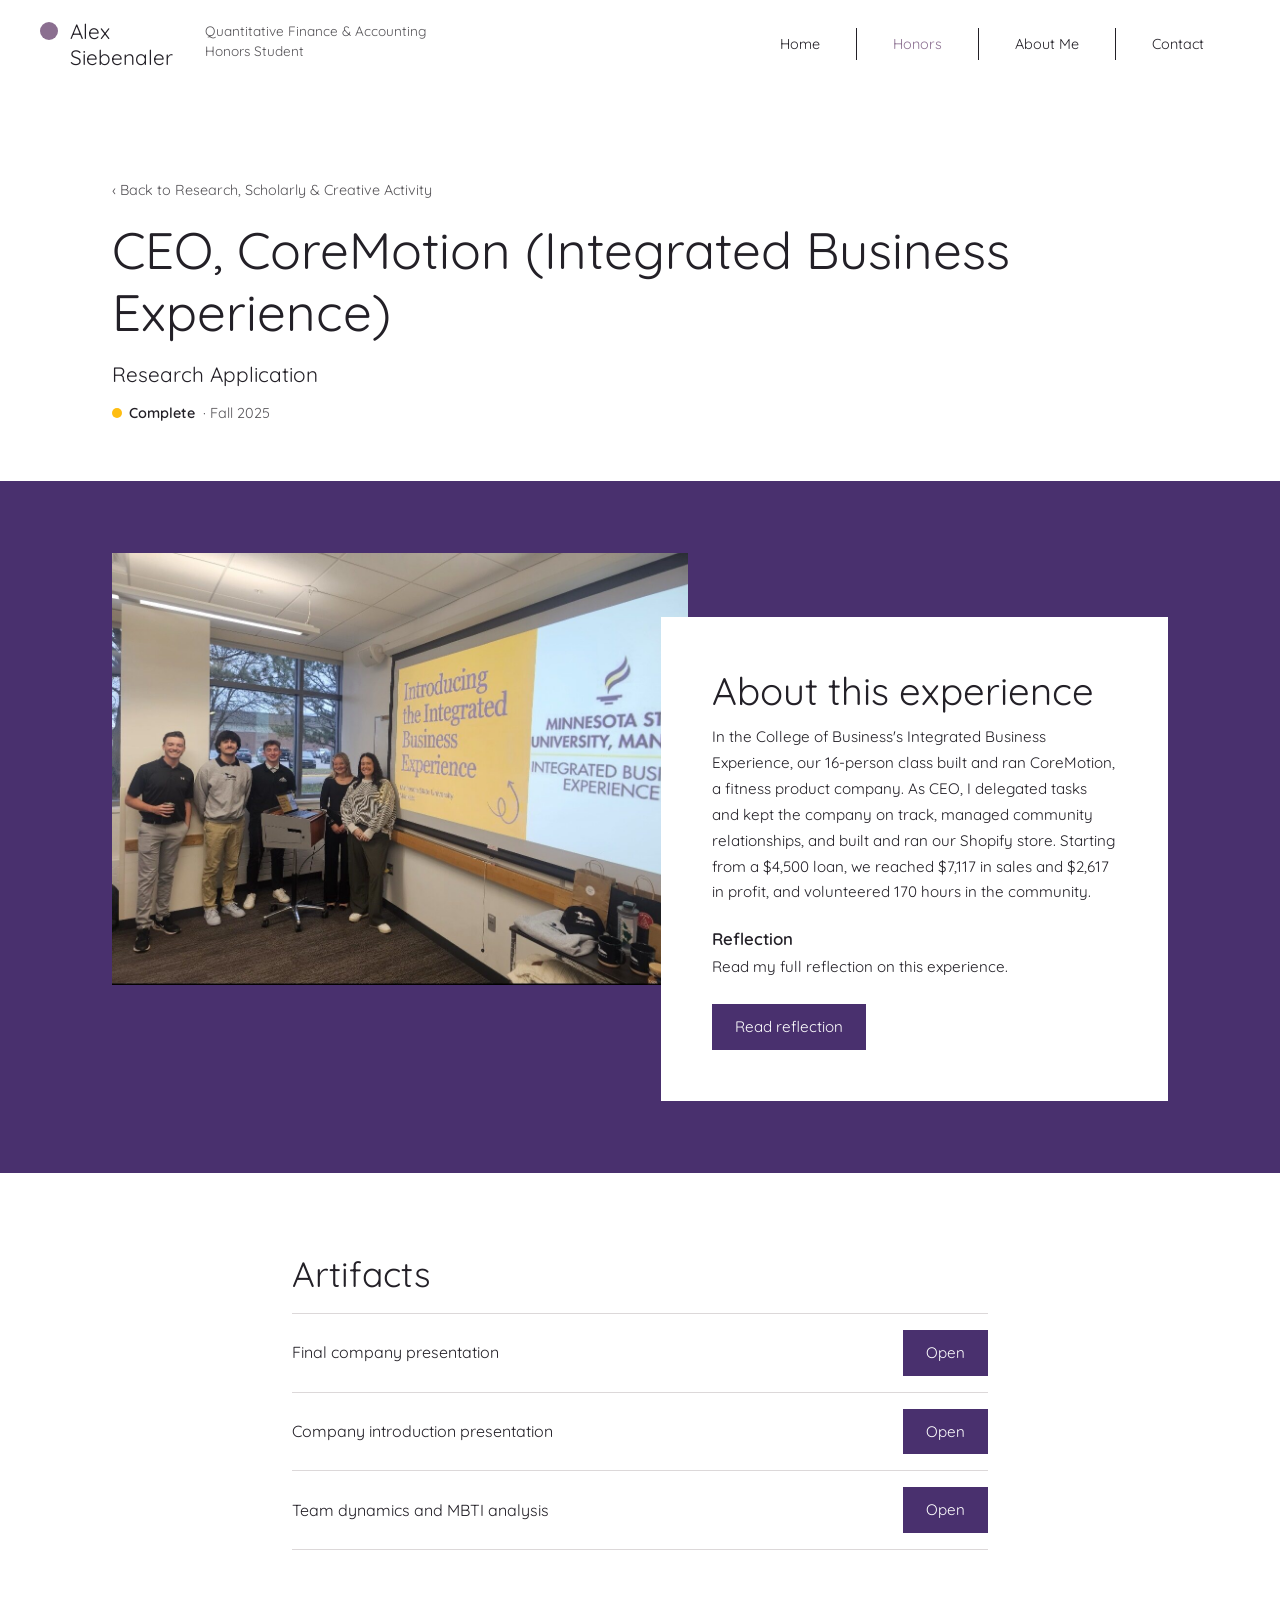
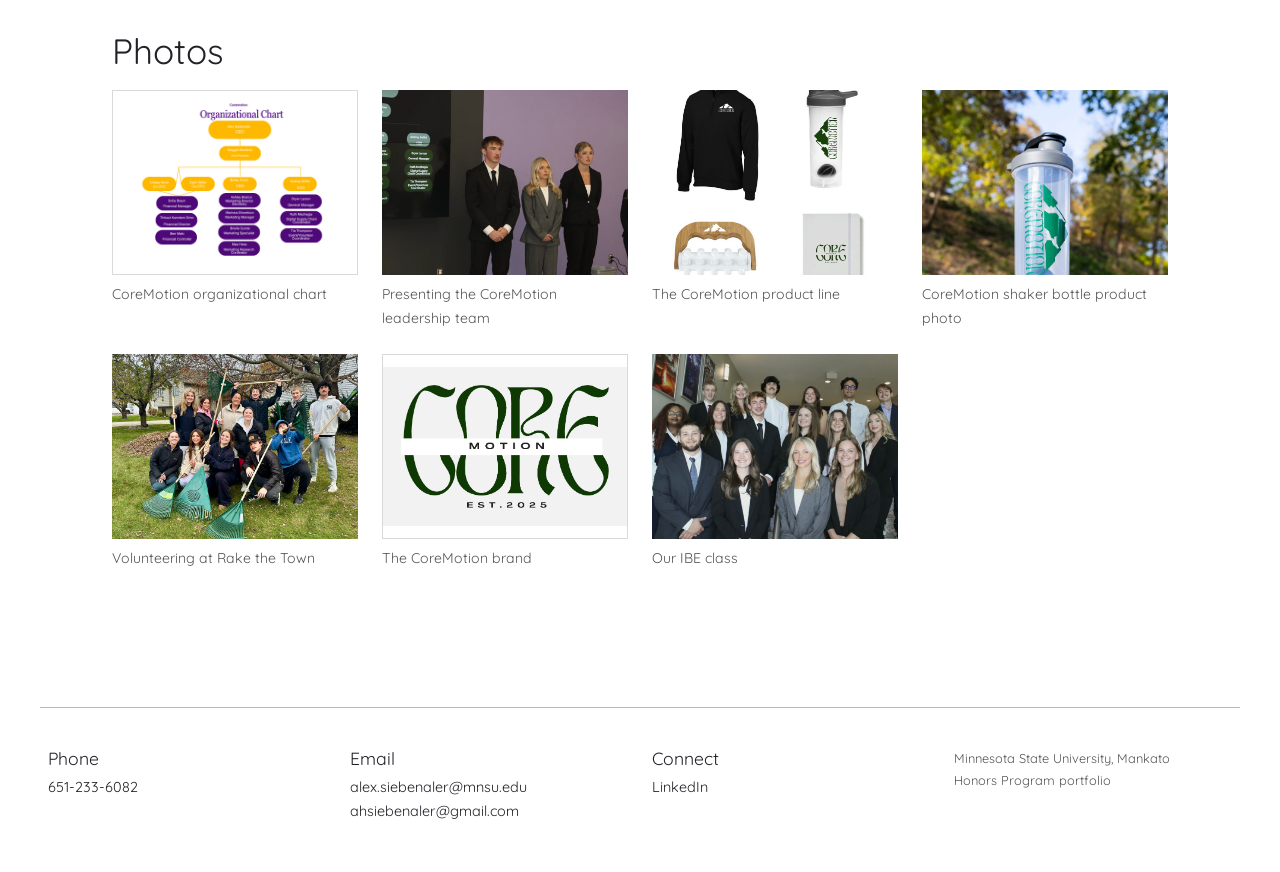
<file: ibe.html>
<!doctype html>
<html lang="en">
<head>
<meta charset="utf-8">
<meta name="viewport" content="width=device-width, initial-scale=1">
<title>CEO, CoreMotion (Integrated Business Experience) | Alex Siebenaler</title>
<meta name="description" content="CEO, CoreMotion (Integrated Business Experience): Alex Siebenaler&#x27;s honors experience.">
<link rel="preconnect" href="https://fonts.googleapis.com">
<link rel="preconnect" href="https://fonts.gstatic.com" crossorigin>
<link href="https://fonts.googleapis.com/css2?family=Quicksand:wght@300;400;500;600;700&display=swap" rel="stylesheet">
<link rel="stylesheet" href="styles.css">
<link rel="icon" href="data:image/svg+xml,%3Csvg xmlns='http://www.w3.org/2000/svg' viewBox='0 0 32 32'%3E%3Ccircle cx='16' cy='16' r='14' fill='%238b6f90'/%3E%3C/svg%3E">
</head>
<body>
<a class="skip" href="#main">Skip to content</a>
<header class="site-header">
  <div class="header-inner">
    <a class="brand" href="index.html">
      <span class="brand-dot" aria-hidden="true"></span>
      <span class="brand-name">Alex<br>Siebenaler</span>
      <span class="brand-sub">Quantitative Finance &amp; Accounting<br>Honors Student</span>
    </a>
    <button class="nav-toggle" aria-expanded="false" aria-controls="nav">Menu</button>
    <nav id="nav" aria-label="Main">
      <ul class="nav-list">
        <li><a href="index.html">Home</a></li>
        <li class="has-sub is-active">
          <a href="honors.html" aria-current="true">Honors</a>
          <ul class="sub"><li><a href="honors.html">Honors Program</a></li><li><a href="leadership.html">Leadership</a></li><li><a href="research.html" aria-current="page">Research</a></li><li><a href="intercultural.html">Intercultural Engagement</a></li></ul>
        </li>
        <li><a href="about.html">About Me</a></li>
        <li><a href="#contact">Contact</a></li>
      </ul>
    </nav>
  </div>
</header>
<main id="main">
<section class="page-title">
  <div class="wrap">
    <a class="back" href="research.html">Back to Research, Scholarly &amp; Creative Activity</a>
    <h1>CEO, CoreMotion (Integrated Business Experience)</h1>
    <p class="kind">Research Application</p>
    <p class="meta"><span class="status s-complete">Complete</span> · Fall 2025</p>
  </div>
</section>
<section class="band">
  <div class="wrap">
    <article class="feature">
      <div class="feature-media"><img src="images/ibe-presentation.jpg" alt="CEO, CoreMotion (Integrated Business Experience)" loading="lazy"></div>
      <div class="feature-card">
        <h2>About this experience</h2>
        <p>In the College of Business&#x27;s Integrated Business Experience, our 16-person class built and ran CoreMotion, a fitness product company. As CEO, I delegated tasks and kept the company on track, managed community relationships, and built and ran our Shopify store. Starting from a $4,500 loan, we reached $7,117 in sales and $2,617 in profit, and volunteered 170 hours in the community.</p>
        <h4>Reflection</h4>
        <p>Read my full reflection on this experience.</p><div class="btn-row"><a class="btn" href="docs/ibe-reflection.pdf" target="_blank" rel="noopener">Read reflection</a></div>
      </div>
    </article>
  </div>
</section>
<section class="plain">
  <div class="wrap narrow">
    <h2>Artifacts</h2>
    <ul class="artifact-list"><li><span>Final company presentation</span><a class="btn" href="docs/coremotion-final-presentation.pdf" target="_blank" rel="noopener">Open</a></li><li><span>Company introduction presentation</span><a class="btn" href="docs/coremotion-intro-presentation.pdf" target="_blank" rel="noopener">Open</a></li><li><span>Team dynamics and MBTI analysis</span><a class="btn" href="docs/ibe-team-dynamics-mbti.pdf" target="_blank" rel="noopener">Open</a></li></ul>
  </div>
</section>
<section class="plain plain-tight"><div class="wrap"><h2>Photos</h2><div class="gallery"><figure><a href="images/coremotion-org-chart.png" target="_blank" rel="noopener"><img src="images/coremotion-org-chart.png" alt="CoreMotion organizational chart" loading="lazy"></a><figcaption>CoreMotion organizational chart</figcaption></figure><figure><a href="images/ibe-org-chart.jpg" target="_blank" rel="noopener"><img src="images/ibe-org-chart.jpg" alt="Presenting the CoreMotion leadership team" loading="lazy"></a><figcaption>Presenting the CoreMotion leadership team</figcaption></figure><figure><a href="images/ibe-products.jpg" target="_blank" rel="noopener"><img src="images/ibe-products.jpg" alt="The CoreMotion product line" loading="lazy"></a><figcaption>The CoreMotion product line</figcaption></figure><figure><a href="images/ibe-shaker.jpg" target="_blank" rel="noopener"><img src="images/ibe-shaker.jpg" alt="CoreMotion shaker bottle product photo" loading="lazy"></a><figcaption>CoreMotion shaker bottle product photo</figcaption></figure><figure><a href="images/ibe-rake-the-town.jpg" target="_blank" rel="noopener"><img src="images/ibe-rake-the-town.jpg" alt="Volunteering at Rake the Town" loading="lazy"></a><figcaption>Volunteering at Rake the Town</figcaption></figure><figure><a href="images/coremotion-brand.png" target="_blank" rel="noopener"><img src="images/coremotion-brand.png" alt="The CoreMotion brand" loading="lazy"></a><figcaption>The CoreMotion brand</figcaption></figure><figure><a href="images/ibe-class.jpg" target="_blank" rel="noopener"><img src="images/ibe-class.jpg" alt="Our IBE class" loading="lazy"></a><figcaption>Our IBE class</figcaption></figure></div></div></section></main>
<footer class="site-footer" id="contact">
  <div class="wrap footer-grid">
    <div><h2>Phone</h2><p><a href="tel:+16512336082">651-233-6082</a></p></div>
    <div><h2>Email</h2><p><a href="mailto:alex.siebenaler@mnsu.edu">alex.siebenaler@mnsu.edu</a><br><a href="mailto:ahsiebenaler@gmail.com">ahsiebenaler@gmail.com</a></p></div>
    <div><h2>Connect</h2><p><a href="https://www.linkedin.com/in/alex-siebenaler" target="_blank" rel="noopener">LinkedIn</a></p></div>
    <div class="fine"><p>Minnesota State University, Mankato<br>Honors Program portfolio</p></div>
  </div>
</footer>
<script>
const t=document.querySelector('.nav-toggle'),n=document.getElementById('nav');
t.addEventListener('click',()=>{const o=t.getAttribute('aria-expanded')==='true';t.setAttribute('aria-expanded',String(!o));n.classList.toggle('open',!o);});
</script>
</body>
</html>
</file>
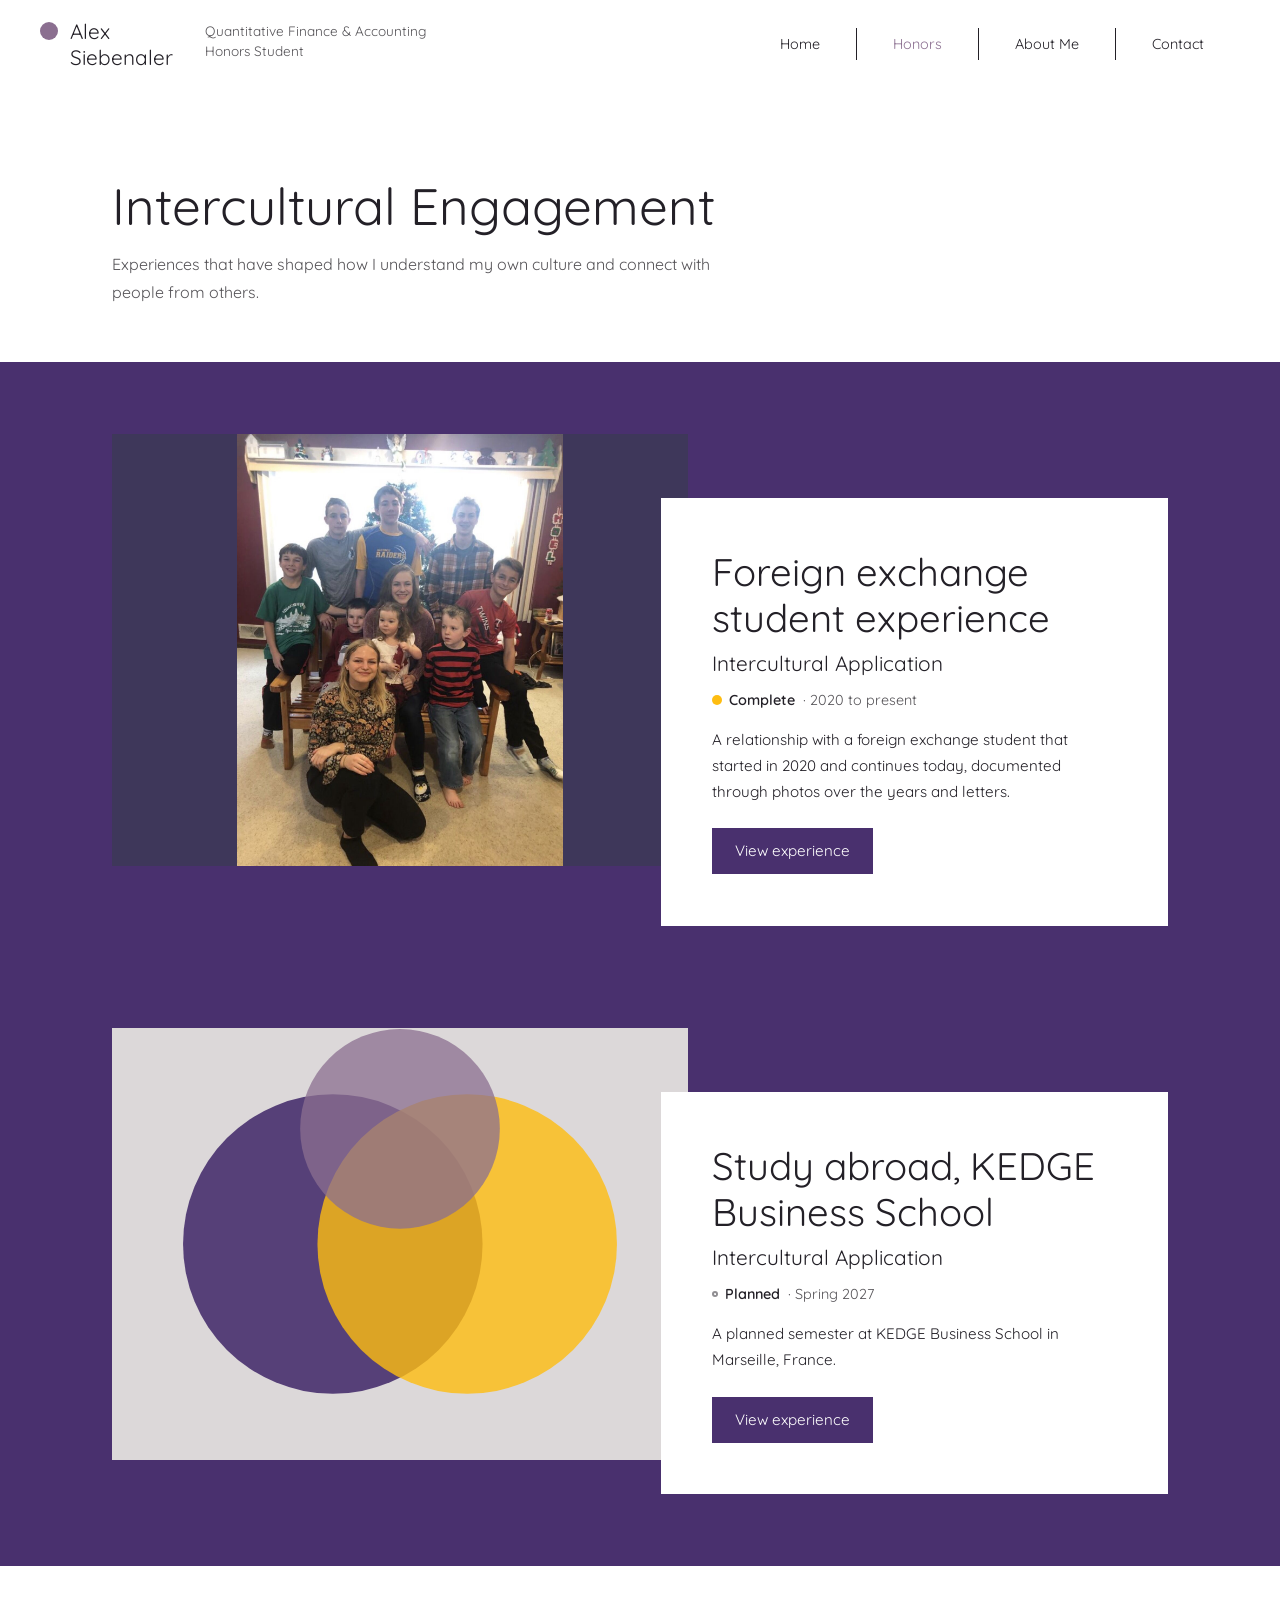
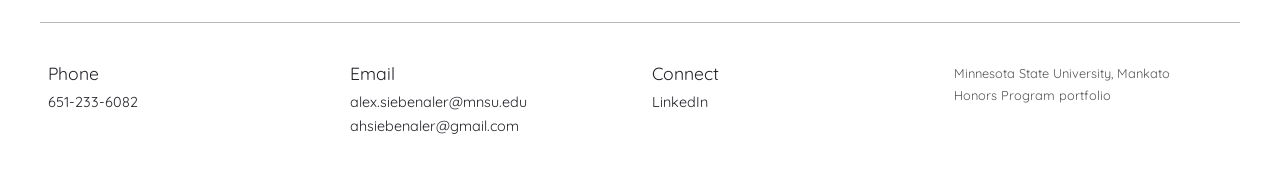
<file: intercultural.html>
<!doctype html>
<html lang="en">
<head>
<meta charset="utf-8">
<meta name="viewport" content="width=device-width, initial-scale=1">
<title>Intercultural Engagement | Alex Siebenaler</title>
<meta name="description" content="Alex Siebenaler&#x27;s Intercultural Engagement experiences.">
<link rel="preconnect" href="https://fonts.googleapis.com">
<link rel="preconnect" href="https://fonts.gstatic.com" crossorigin>
<link href="https://fonts.googleapis.com/css2?family=Quicksand:wght@300;400;500;600;700&display=swap" rel="stylesheet">
<link rel="stylesheet" href="styles.css">
<link rel="icon" href="data:image/svg+xml,%3Csvg xmlns='http://www.w3.org/2000/svg' viewBox='0 0 32 32'%3E%3Ccircle cx='16' cy='16' r='14' fill='%238b6f90'/%3E%3C/svg%3E">
</head>
<body>
<a class="skip" href="#main">Skip to content</a>
<header class="site-header">
  <div class="header-inner">
    <a class="brand" href="index.html">
      <span class="brand-dot" aria-hidden="true"></span>
      <span class="brand-name">Alex<br>Siebenaler</span>
      <span class="brand-sub">Quantitative Finance &amp; Accounting<br>Honors Student</span>
    </a>
    <button class="nav-toggle" aria-expanded="false" aria-controls="nav">Menu</button>
    <nav id="nav" aria-label="Main">
      <ul class="nav-list">
        <li><a href="index.html">Home</a></li>
        <li class="has-sub is-active">
          <a href="honors.html" aria-current="true">Honors</a>
          <ul class="sub"><li><a href="honors.html">Honors Program</a></li><li><a href="leadership.html">Leadership</a></li><li><a href="research.html">Research</a></li><li><a href="intercultural.html" aria-current="page">Intercultural Engagement</a></li></ul>
        </li>
        <li><a href="about.html">About Me</a></li>
        <li><a href="#contact">Contact</a></li>
      </ul>
    </nav>
  </div>
</header>
<main id="main">
<section class="page-title"><div class="wrap"><h1>Intercultural Engagement</h1><p>Experiences that have shaped how I understand my own culture and connect with people from others.</p></div></section><section class="band"><div class="wrap features"><article class="feature" id="exchange-student">
  <div class="feature-media"><img src="images/exchange-family.jpg" alt="Foreign exchange student experience" class="portrait" loading="lazy"></div>
  <div class="feature-card">
    <h2>Foreign exchange student experience</h2>
    <h3>Intercultural Application</h3>
    <p class="meta"><span class="status s-complete">Complete</span> · 2020 to present</p>
    <p>A relationship with a foreign exchange student that started in 2020 and continues today, documented through photos over the years and letters.</p>
    <div class="btn-row"><a class="btn" href="exchange-student.html">View experience</a></div>
  </div>
</article><article class="feature" id="study-abroad">
  <div class="feature-media"><svg viewBox="0 0 300 340" preserveAspectRatio="xMidYMid slice" aria-hidden="true"><rect width="300" height="340" fill="#dcd8d9"/><circle cx="115" cy="170" r="78" fill="#49306e" opacity=".9"/><circle cx="185" cy="170" r="78" fill="#febd11" opacity=".8"/><circle cx="150" cy="110" r="52" fill="#8b6f90" opacity=".75"/></svg></div>
  <div class="feature-card">
    <h2>Study abroad, KEDGE Business School</h2>
    <h3>Intercultural Application</h3>
    <p class="meta"><span class="status s-planned">Planned</span> · Spring 2027</p>
    <p>A planned semester at KEDGE Business School in Marseille, France.</p>
    <div class="btn-row"><a class="btn" href="study-abroad.html">View experience</a></div>
  </div>
</article></div></section></main>
<footer class="site-footer" id="contact">
  <div class="wrap footer-grid">
    <div><h2>Phone</h2><p><a href="tel:+16512336082">651-233-6082</a></p></div>
    <div><h2>Email</h2><p><a href="mailto:alex.siebenaler@mnsu.edu">alex.siebenaler@mnsu.edu</a><br><a href="mailto:ahsiebenaler@gmail.com">ahsiebenaler@gmail.com</a></p></div>
    <div><h2>Connect</h2><p><a href="https://www.linkedin.com/in/alex-siebenaler" target="_blank" rel="noopener">LinkedIn</a></p></div>
    <div class="fine"><p>Minnesota State University, Mankato<br>Honors Program portfolio</p></div>
  </div>
</footer>
<script>
const t=document.querySelector('.nav-toggle'),n=document.getElementById('nav');
t.addEventListener('click',()=>{const o=t.getAttribute('aria-expanded')==='true';t.setAttribute('aria-expanded',String(!o));n.classList.toggle('open',!o);});
</script>
</body>
</html>
</file>
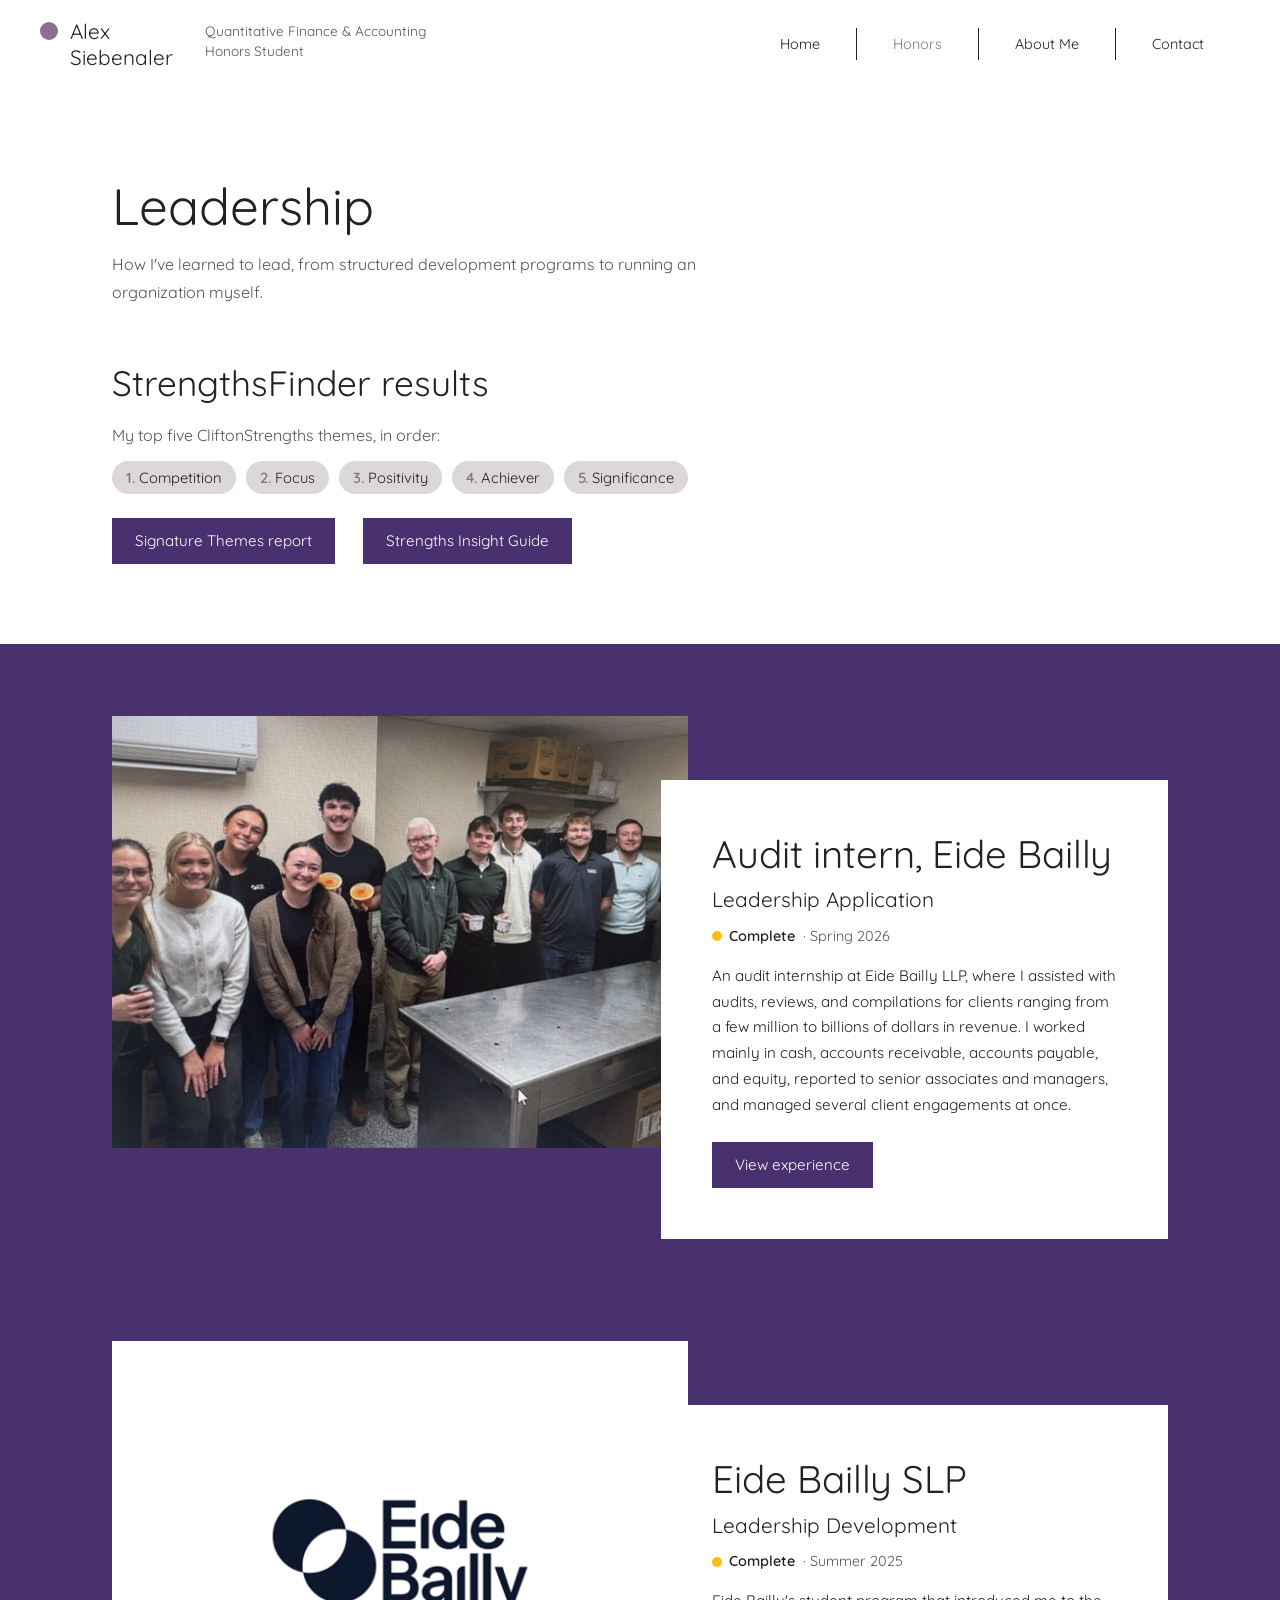
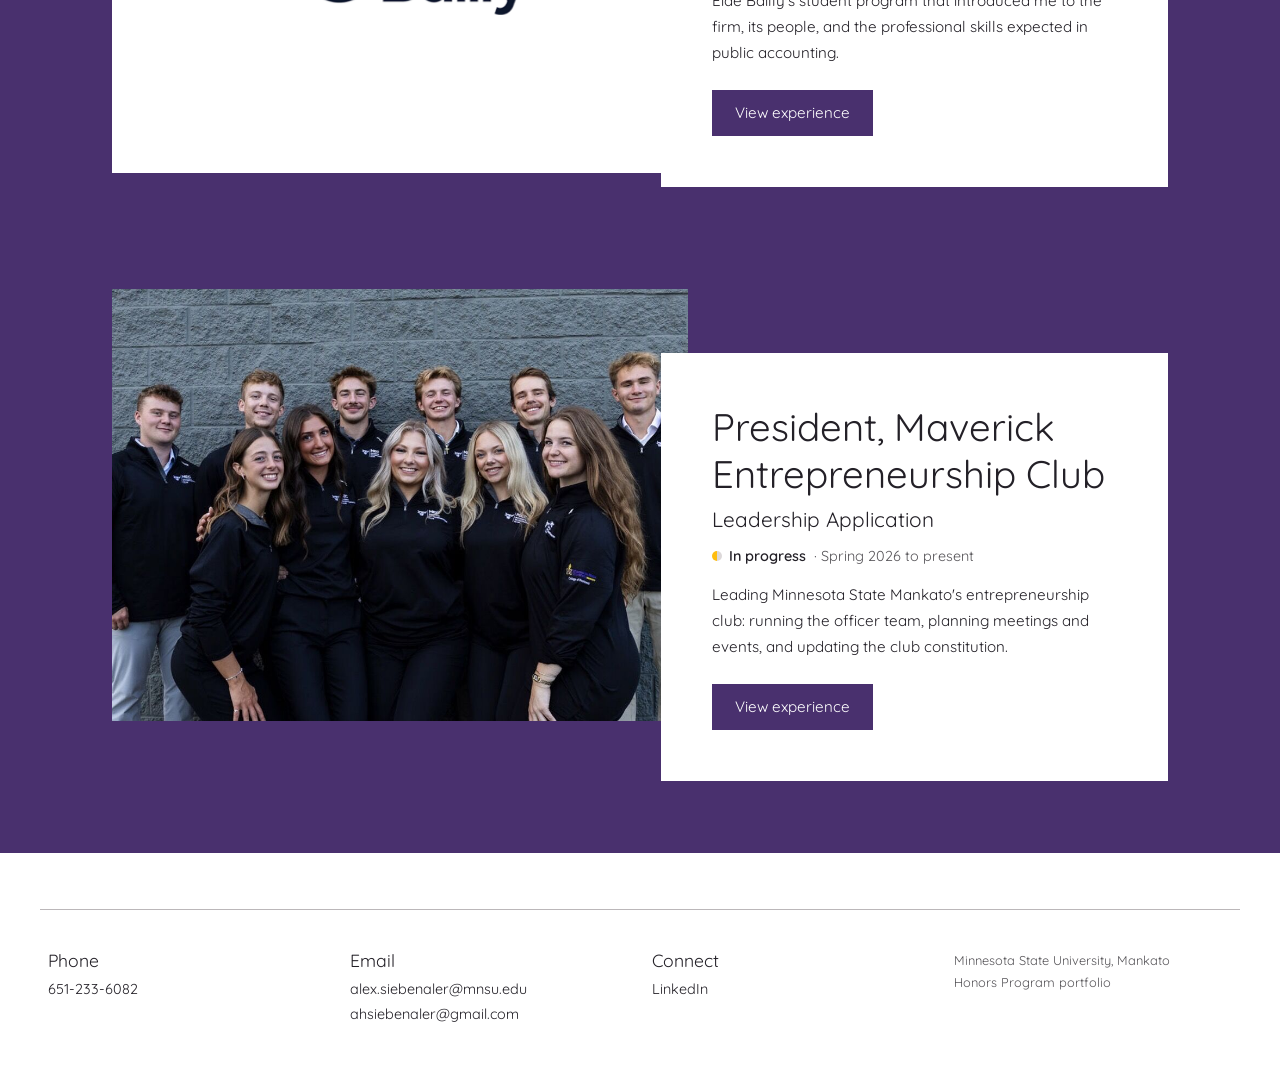
<file: leadership.html>
<!doctype html>
<html lang="en">
<head>
<meta charset="utf-8">
<meta name="viewport" content="width=device-width, initial-scale=1">
<title>Leadership | Alex Siebenaler</title>
<meta name="description" content="Alex Siebenaler&#x27;s Leadership experiences.">
<link rel="preconnect" href="https://fonts.googleapis.com">
<link rel="preconnect" href="https://fonts.gstatic.com" crossorigin>
<link href="https://fonts.googleapis.com/css2?family=Quicksand:wght@300;400;500;600;700&display=swap" rel="stylesheet">
<link rel="stylesheet" href="styles.css">
<link rel="icon" href="data:image/svg+xml,%3Csvg xmlns='http://www.w3.org/2000/svg' viewBox='0 0 32 32'%3E%3Ccircle cx='16' cy='16' r='14' fill='%238b6f90'/%3E%3C/svg%3E">
</head>
<body>
<a class="skip" href="#main">Skip to content</a>
<header class="site-header">
  <div class="header-inner">
    <a class="brand" href="index.html">
      <span class="brand-dot" aria-hidden="true"></span>
      <span class="brand-name">Alex<br>Siebenaler</span>
      <span class="brand-sub">Quantitative Finance &amp; Accounting<br>Honors Student</span>
    </a>
    <button class="nav-toggle" aria-expanded="false" aria-controls="nav">Menu</button>
    <nav id="nav" aria-label="Main">
      <ul class="nav-list">
        <li><a href="index.html">Home</a></li>
        <li class="has-sub is-active">
          <a href="honors.html" aria-current="true">Honors</a>
          <ul class="sub"><li><a href="honors.html">Honors Program</a></li><li><a href="leadership.html" aria-current="page">Leadership</a></li><li><a href="research.html">Research</a></li><li><a href="intercultural.html">Intercultural Engagement</a></li></ul>
        </li>
        <li><a href="about.html">About Me</a></li>
        <li><a href="#contact">Contact</a></li>
      </ul>
    </nav>
  </div>
</header>
<main id="main">
<section class="page-title"><div class="wrap"><h1>Leadership</h1><p>How I&#x27;ve learned to lead, from structured development programs to running an organization myself.</p></div></section><section class="plain plain-tight">
  <div class="wrap strengths">
    <div>
      <h2>StrengthsFinder results</h2>
      <p>My top five CliftonStrengths themes, in order:</p>
      <ol class="themes"><li>Competition</li><li>Focus</li><li>Positivity</li><li>Achiever</li><li>Significance</li></ol>
    </div>
    <div class="btn-row"><a class="btn" href="docs/strengths-signature-themes.pdf" target="_blank" rel="noopener">Signature Themes report</a><a class="btn" href="docs/strengths-insight-guide.pdf" target="_blank" rel="noopener">Strengths Insight Guide</a></div>
  </div>
</section><section class="band"><div class="wrap features"><article class="feature" id="eide-bailly-internship">
  <div class="feature-media"><img src="images/eide-bailly-team.jpg" alt="Audit intern, Eide Bailly" loading="lazy"></div>
  <div class="feature-card">
    <h2>Audit intern, Eide Bailly</h2>
    <h3>Leadership Application</h3>
    <p class="meta"><span class="status s-complete">Complete</span> · Spring 2026</p>
    <p>An audit internship at Eide Bailly LLP, where I assisted with audits, reviews, and compilations for clients ranging from a few million to billions of dollars in revenue. I worked mainly in cash, accounts receivable, accounts payable, and equity, reported to senior associates and managers, and managed several client engagements at once.</p>
    <div class="btn-row"><a class="btn" href="eide-bailly-internship.html">View experience</a></div>
  </div>
</article><article class="feature" id="eide-bailly-slp">
  <div class="feature-media"><img src="images/eide-bailly-logo.png" alt="Eide Bailly SLP" class="logo" loading="lazy"></div>
  <div class="feature-card">
    <h2>Eide Bailly SLP</h2>
    <h3>Leadership Development</h3>
    <p class="meta"><span class="status s-complete">Complete</span> · Summer 2025</p>
    <p>Eide Bailly&#x27;s student program that introduced me to the firm, its people, and the professional skills expected in public accounting.</p>
    <div class="btn-row"><a class="btn" href="eide-bailly-slp.html">View experience</a></div>
  </div>
</article><article class="feature" id="mec-president">
  <div class="feature-media"><img src="images/mec-officers.jpg" alt="President, Maverick Entrepreneurship Club" loading="lazy"></div>
  <div class="feature-card">
    <h2>President, Maverick Entrepreneurship Club</h2>
    <h3>Leadership Application</h3>
    <p class="meta"><span class="status s-progress">In progress</span> · Spring 2026 to present</p>
    <p>Leading Minnesota State Mankato&#x27;s entrepreneurship club: running the officer team, planning meetings and events, and updating the club constitution.</p>
    <div class="btn-row"><a class="btn" href="mec-president.html">View experience</a></div>
  </div>
</article></div></section></main>
<footer class="site-footer" id="contact">
  <div class="wrap footer-grid">
    <div><h2>Phone</h2><p><a href="tel:+16512336082">651-233-6082</a></p></div>
    <div><h2>Email</h2><p><a href="mailto:alex.siebenaler@mnsu.edu">alex.siebenaler@mnsu.edu</a><br><a href="mailto:ahsiebenaler@gmail.com">ahsiebenaler@gmail.com</a></p></div>
    <div><h2>Connect</h2><p><a href="https://www.linkedin.com/in/alex-siebenaler" target="_blank" rel="noopener">LinkedIn</a></p></div>
    <div class="fine"><p>Minnesota State University, Mankato<br>Honors Program portfolio</p></div>
  </div>
</footer>
<script>
const t=document.querySelector('.nav-toggle'),n=document.getElementById('nav');
t.addEventListener('click',()=>{const o=t.getAttribute('aria-expanded')==='true';t.setAttribute('aria-expanded',String(!o));n.classList.toggle('open',!o);});
</script>
</body>
</html>
</file>
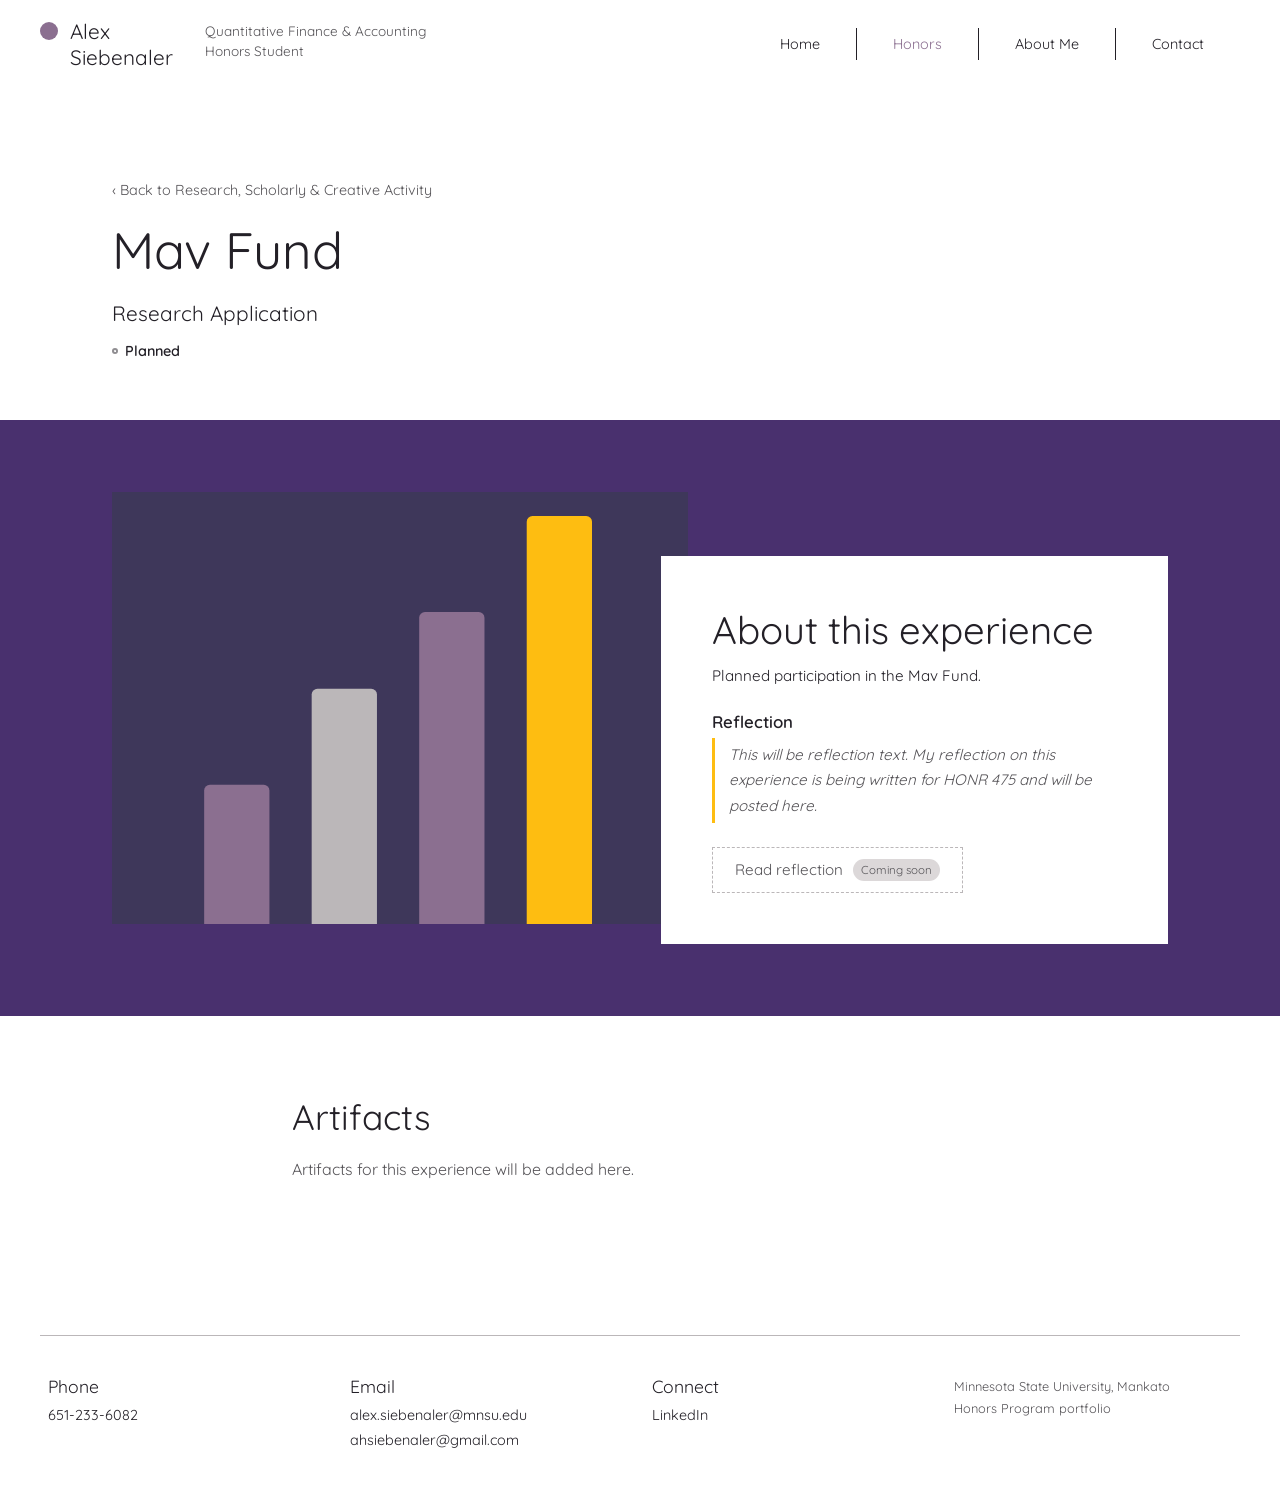
<file: mav-fund.html>
<!doctype html>
<html lang="en">
<head>
<meta charset="utf-8">
<meta name="viewport" content="width=device-width, initial-scale=1">
<title>Mav Fund | Alex Siebenaler</title>
<meta name="description" content="Mav Fund: Alex Siebenaler&#x27;s honors experience.">
<link rel="preconnect" href="https://fonts.googleapis.com">
<link rel="preconnect" href="https://fonts.gstatic.com" crossorigin>
<link href="https://fonts.googleapis.com/css2?family=Quicksand:wght@300;400;500;600;700&display=swap" rel="stylesheet">
<link rel="stylesheet" href="styles.css">
<link rel="icon" href="data:image/svg+xml,%3Csvg xmlns='http://www.w3.org/2000/svg' viewBox='0 0 32 32'%3E%3Ccircle cx='16' cy='16' r='14' fill='%238b6f90'/%3E%3C/svg%3E">
</head>
<body>
<a class="skip" href="#main">Skip to content</a>
<header class="site-header">
  <div class="header-inner">
    <a class="brand" href="index.html">
      <span class="brand-dot" aria-hidden="true"></span>
      <span class="brand-name">Alex<br>Siebenaler</span>
      <span class="brand-sub">Quantitative Finance &amp; Accounting<br>Honors Student</span>
    </a>
    <button class="nav-toggle" aria-expanded="false" aria-controls="nav">Menu</button>
    <nav id="nav" aria-label="Main">
      <ul class="nav-list">
        <li><a href="index.html">Home</a></li>
        <li class="has-sub is-active">
          <a href="honors.html" aria-current="true">Honors</a>
          <ul class="sub"><li><a href="honors.html">Honors Program</a></li><li><a href="leadership.html">Leadership</a></li><li><a href="research.html" aria-current="page">Research</a></li><li><a href="intercultural.html">Intercultural Engagement</a></li></ul>
        </li>
        <li><a href="about.html">About Me</a></li>
        <li><a href="#contact">Contact</a></li>
      </ul>
    </nav>
  </div>
</header>
<main id="main">
<section class="page-title">
  <div class="wrap">
    <a class="back" href="research.html">Back to Research, Scholarly &amp; Creative Activity</a>
    <h1>Mav Fund</h1>
    <p class="kind">Research Application</p>
    <p class="meta"><span class="status s-planned">Planned</span></p>
  </div>
</section>
<section class="band">
  <div class="wrap">
    <article class="feature">
      <div class="feature-media"><svg viewBox="0 0 300 340" preserveAspectRatio="xMidYMid slice" aria-hidden="true"><rect width="300" height="340" fill="#3e375a"/><rect x="48" y="210" width="34" height="90" rx="3" fill="#8b6f90"/><rect x="104" y="160" width="34" height="140" rx="3" fill="#bbb7b9"/><rect x="160" y="120" width="34" height="180" rx="3" fill="#8b6f90"/><rect x="216" y="70" width="34" height="230" rx="3" fill="#febd11"/></svg></div>
      <div class="feature-card">
        <h2>About this experience</h2>
        <p>Planned participation in the Mav Fund.</p>
        <h4>Reflection</h4>
        <p class="placeholder">This will be reflection text. My reflection on this experience is being written for HONR 475 and will be posted here.</p><div class="btn-row"><span class="btn is-pending" aria-disabled="true" title="Coming soon">Read reflection<span class="soon">Coming soon</span></span></div>
      </div>
    </article>
  </div>
</section>
<section class="plain">
  <div class="wrap narrow">
    <h2>Artifacts</h2>
    <p class="muted">Artifacts for this experience will be added here.</p>
  </div>
</section>
</main>
<footer class="site-footer" id="contact">
  <div class="wrap footer-grid">
    <div><h2>Phone</h2><p><a href="tel:+16512336082">651-233-6082</a></p></div>
    <div><h2>Email</h2><p><a href="mailto:alex.siebenaler@mnsu.edu">alex.siebenaler@mnsu.edu</a><br><a href="mailto:ahsiebenaler@gmail.com">ahsiebenaler@gmail.com</a></p></div>
    <div><h2>Connect</h2><p><a href="https://www.linkedin.com/in/alex-siebenaler" target="_blank" rel="noopener">LinkedIn</a></p></div>
    <div class="fine"><p>Minnesota State University, Mankato<br>Honors Program portfolio</p></div>
  </div>
</footer>
<script>
const t=document.querySelector('.nav-toggle'),n=document.getElementById('nav');
t.addEventListener('click',()=>{const o=t.getAttribute('aria-expanded')==='true';t.setAttribute('aria-expanded',String(!o));n.classList.toggle('open',!o);});
</script>
</body>
</html>
</file>
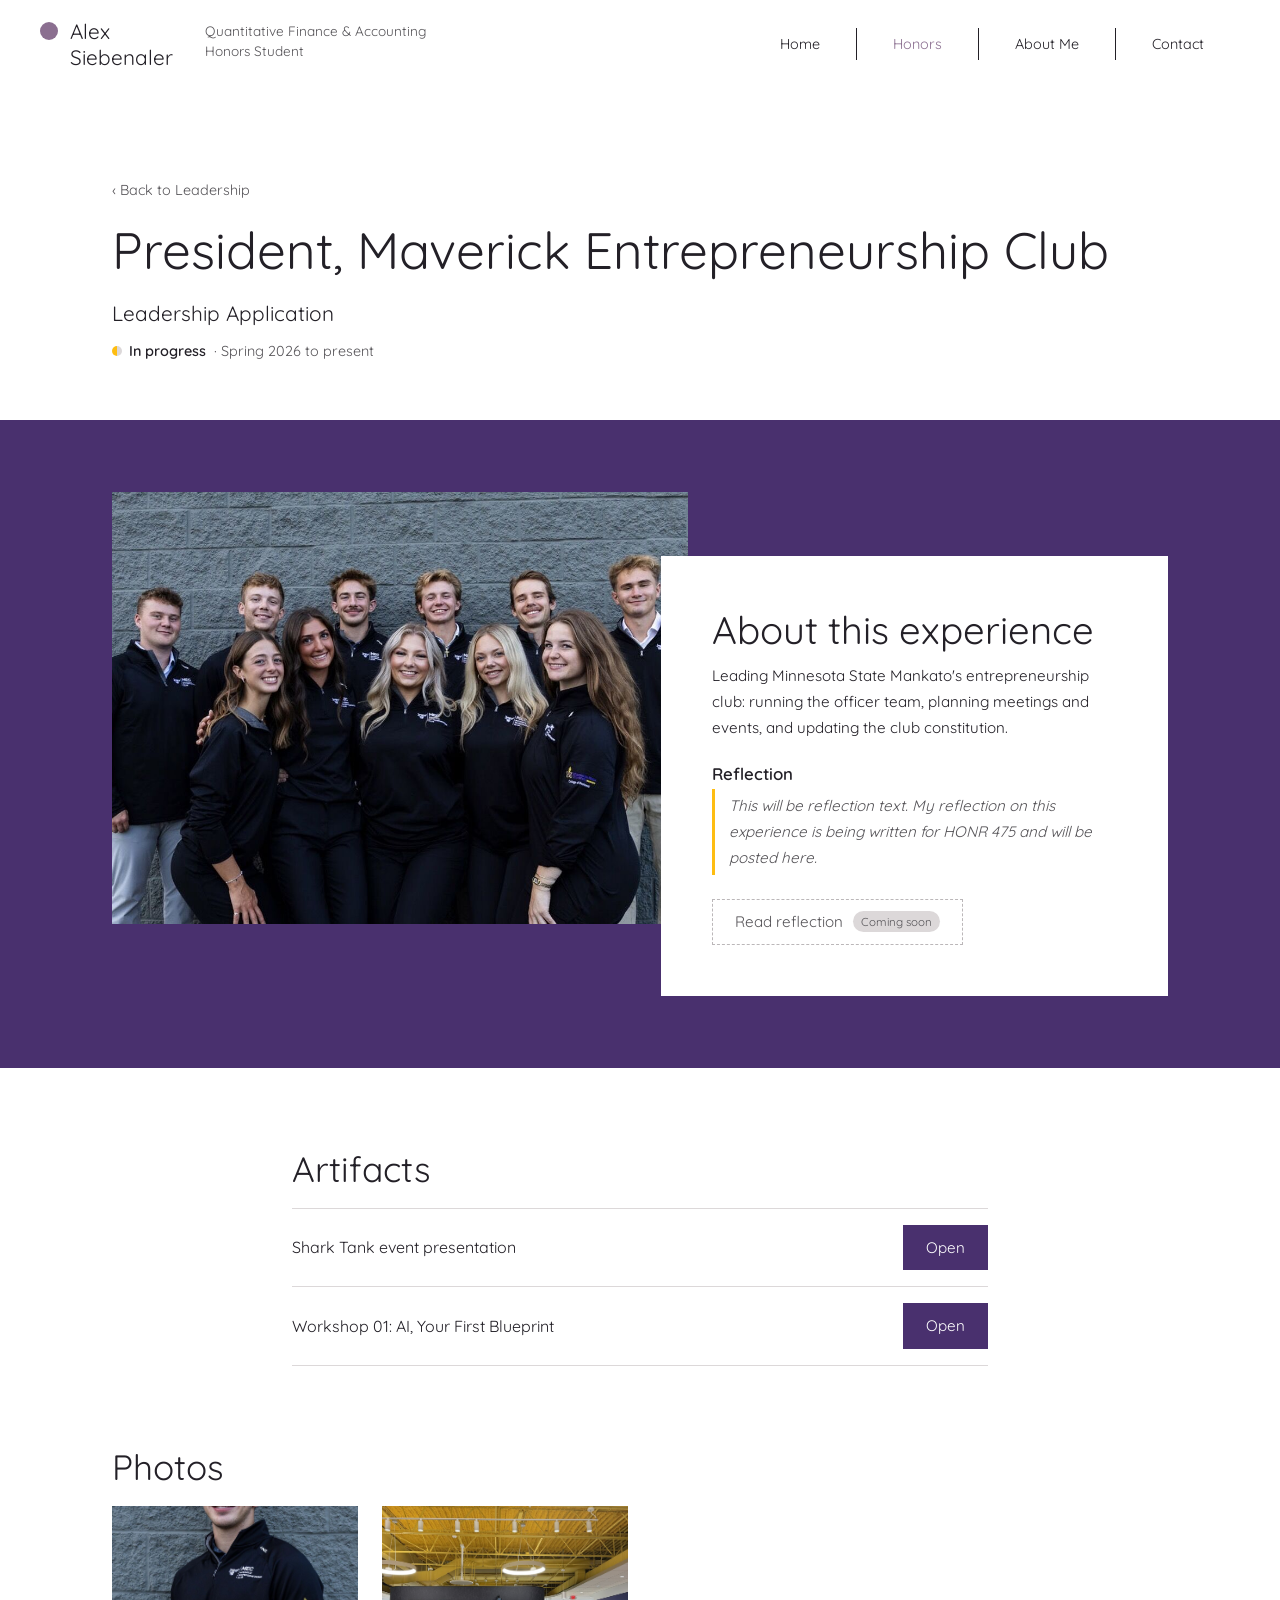
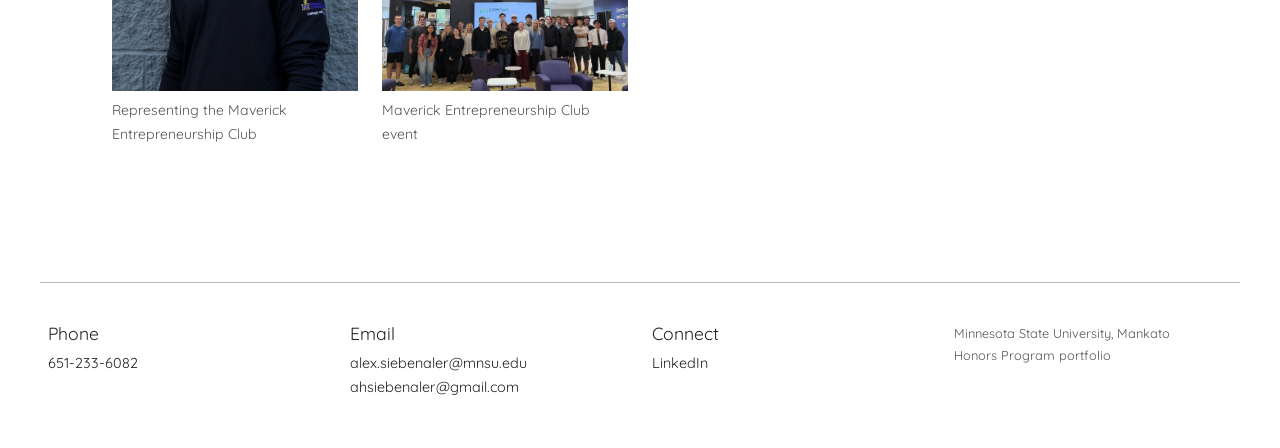
<file: mec-president.html>
<!doctype html>
<html lang="en">
<head>
<meta charset="utf-8">
<meta name="viewport" content="width=device-width, initial-scale=1">
<title>President, Maverick Entrepreneurship Club | Alex Siebenaler</title>
<meta name="description" content="President, Maverick Entrepreneurship Club: Alex Siebenaler&#x27;s honors experience.">
<link rel="preconnect" href="https://fonts.googleapis.com">
<link rel="preconnect" href="https://fonts.gstatic.com" crossorigin>
<link href="https://fonts.googleapis.com/css2?family=Quicksand:wght@300;400;500;600;700&display=swap" rel="stylesheet">
<link rel="stylesheet" href="styles.css">
<link rel="icon" href="data:image/svg+xml,%3Csvg xmlns='http://www.w3.org/2000/svg' viewBox='0 0 32 32'%3E%3Ccircle cx='16' cy='16' r='14' fill='%238b6f90'/%3E%3C/svg%3E">
</head>
<body>
<a class="skip" href="#main">Skip to content</a>
<header class="site-header">
  <div class="header-inner">
    <a class="brand" href="index.html">
      <span class="brand-dot" aria-hidden="true"></span>
      <span class="brand-name">Alex<br>Siebenaler</span>
      <span class="brand-sub">Quantitative Finance &amp; Accounting<br>Honors Student</span>
    </a>
    <button class="nav-toggle" aria-expanded="false" aria-controls="nav">Menu</button>
    <nav id="nav" aria-label="Main">
      <ul class="nav-list">
        <li><a href="index.html">Home</a></li>
        <li class="has-sub is-active">
          <a href="honors.html" aria-current="true">Honors</a>
          <ul class="sub"><li><a href="honors.html">Honors Program</a></li><li><a href="leadership.html" aria-current="page">Leadership</a></li><li><a href="research.html">Research</a></li><li><a href="intercultural.html">Intercultural Engagement</a></li></ul>
        </li>
        <li><a href="about.html">About Me</a></li>
        <li><a href="#contact">Contact</a></li>
      </ul>
    </nav>
  </div>
</header>
<main id="main">
<section class="page-title">
  <div class="wrap">
    <a class="back" href="leadership.html">Back to Leadership</a>
    <h1>President, Maverick Entrepreneurship Club</h1>
    <p class="kind">Leadership Application</p>
    <p class="meta"><span class="status s-progress">In progress</span> · Spring 2026 to present</p>
  </div>
</section>
<section class="band">
  <div class="wrap">
    <article class="feature">
      <div class="feature-media"><img src="images/mec-officers.jpg" alt="President, Maverick Entrepreneurship Club" loading="lazy"></div>
      <div class="feature-card">
        <h2>About this experience</h2>
        <p>Leading Minnesota State Mankato&#x27;s entrepreneurship club: running the officer team, planning meetings and events, and updating the club constitution.</p>
        <h4>Reflection</h4>
        <p class="placeholder">This will be reflection text. My reflection on this experience is being written for HONR 475 and will be posted here.</p><div class="btn-row"><span class="btn is-pending" aria-disabled="true" title="Coming soon">Read reflection<span class="soon">Coming soon</span></span></div>
      </div>
    </article>
  </div>
</section>
<section class="plain">
  <div class="wrap narrow">
    <h2>Artifacts</h2>
    <ul class="artifact-list"><li><span>Shark Tank event presentation</span><a class="btn" href="docs/mec-shark-tank-presentation.pdf" target="_blank" rel="noopener">Open</a></li><li><span>Workshop 01: AI, Your First Blueprint</span><a class="btn" href="docs/mec-workshop-01-ai.pdf" target="_blank" rel="noopener">Open</a></li></ul>
  </div>
</section>
<section class="plain plain-tight"><div class="wrap"><h2>Photos</h2><div class="gallery"><figure><a href="images/mec-alex.jpg" target="_blank" rel="noopener"><img src="images/mec-alex.jpg" alt="Representing the Maverick Entrepreneurship Club" loading="lazy"></a><figcaption>Representing the Maverick Entrepreneurship Club</figcaption></figure><figure><a href="images/mec-event.jpg" target="_blank" rel="noopener"><img src="images/mec-event.jpg" alt="Maverick Entrepreneurship Club event" loading="lazy"></a><figcaption>Maverick Entrepreneurship Club event</figcaption></figure></div></div></section></main>
<footer class="site-footer" id="contact">
  <div class="wrap footer-grid">
    <div><h2>Phone</h2><p><a href="tel:+16512336082">651-233-6082</a></p></div>
    <div><h2>Email</h2><p><a href="mailto:alex.siebenaler@mnsu.edu">alex.siebenaler@mnsu.edu</a><br><a href="mailto:ahsiebenaler@gmail.com">ahsiebenaler@gmail.com</a></p></div>
    <div><h2>Connect</h2><p><a href="https://www.linkedin.com/in/alex-siebenaler" target="_blank" rel="noopener">LinkedIn</a></p></div>
    <div class="fine"><p>Minnesota State University, Mankato<br>Honors Program portfolio</p></div>
  </div>
</footer>
<script>
const t=document.querySelector('.nav-toggle'),n=document.getElementById('nav');
t.addEventListener('click',()=>{const o=t.getAttribute('aria-expanded')==='true';t.setAttribute('aria-expanded',String(!o));n.classList.toggle('open',!o);});
</script>
</body>
</html>
</file>
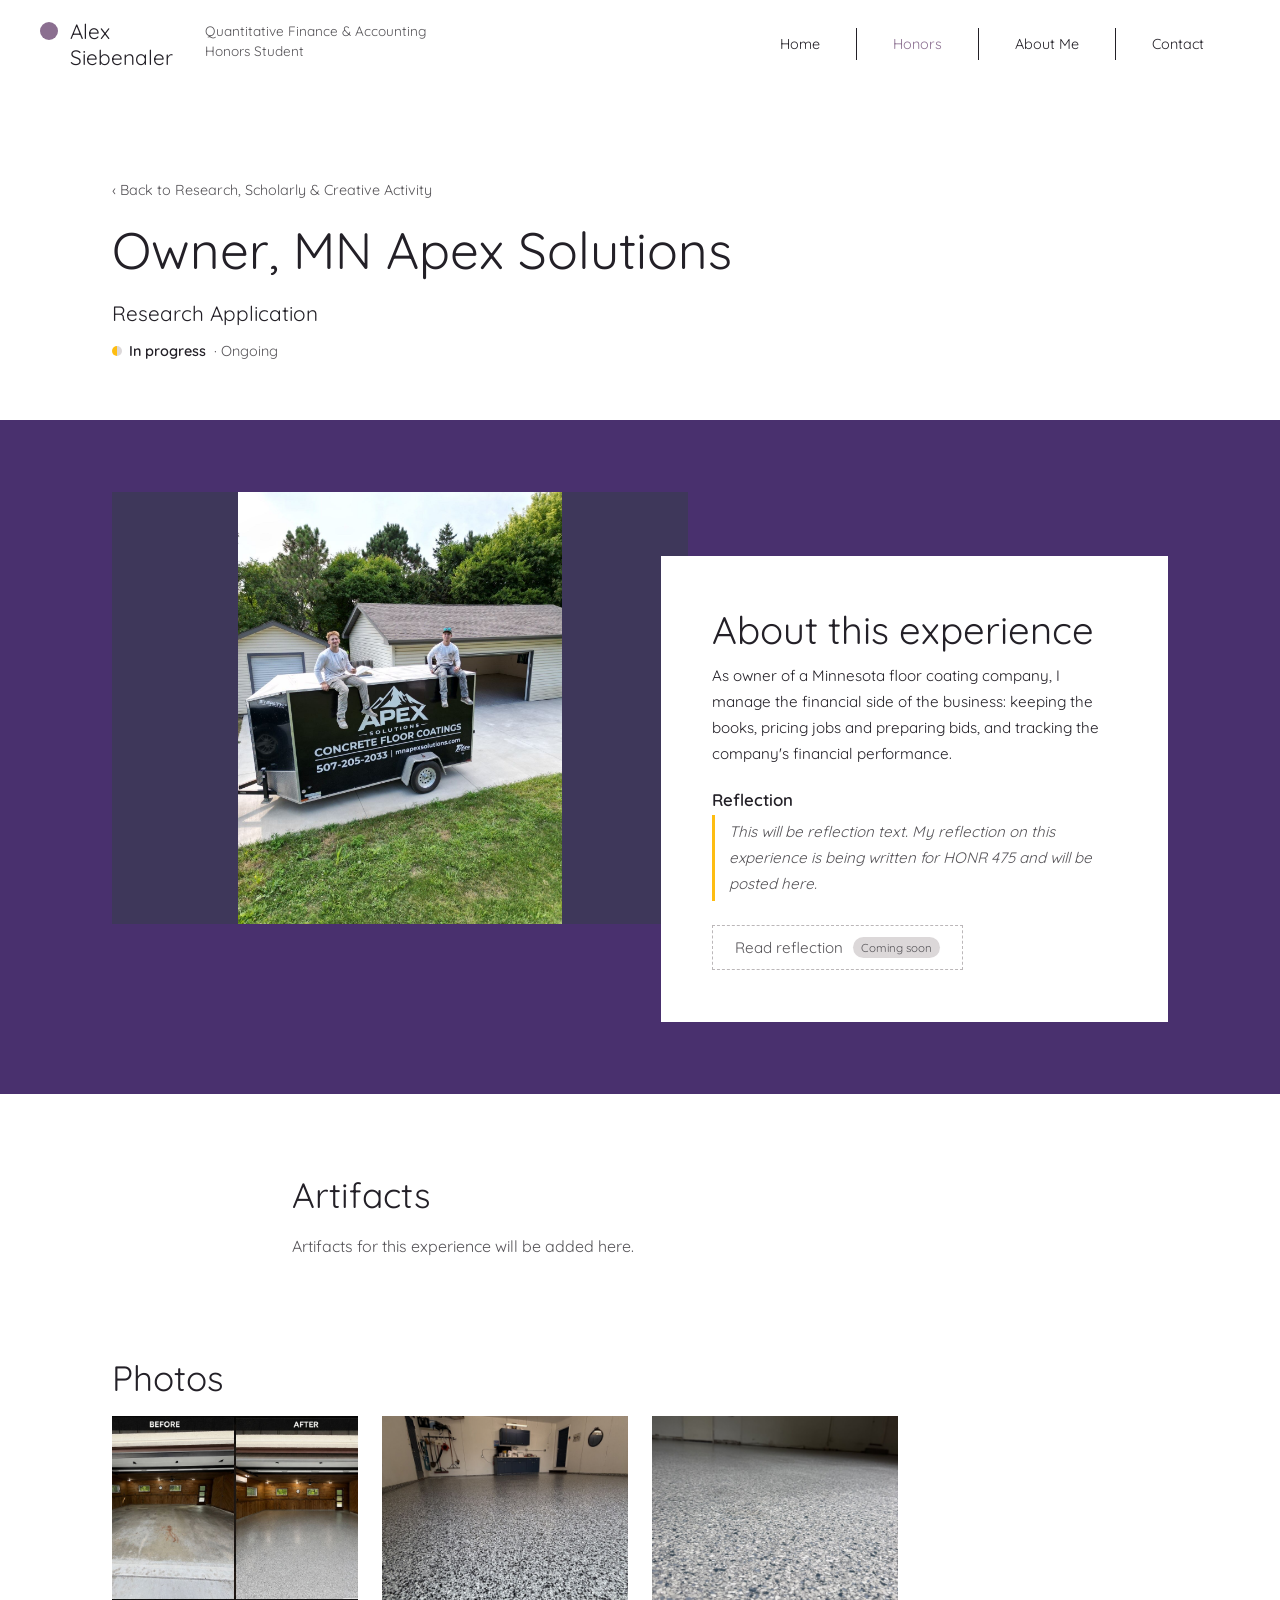
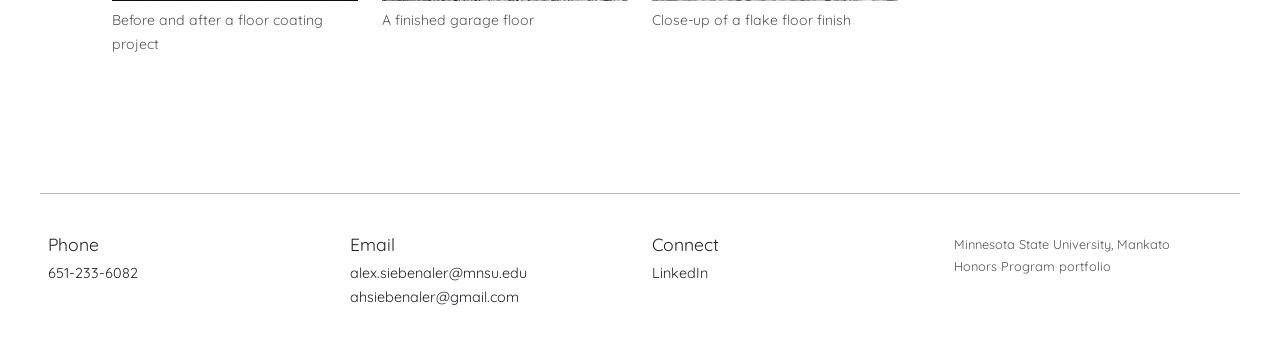
<file: mn-apex-solutions.html>
<!doctype html>
<html lang="en">
<head>
<meta charset="utf-8">
<meta name="viewport" content="width=device-width, initial-scale=1">
<title>Owner, MN Apex Solutions | Alex Siebenaler</title>
<meta name="description" content="Owner, MN Apex Solutions: Alex Siebenaler&#x27;s honors experience.">
<link rel="preconnect" href="https://fonts.googleapis.com">
<link rel="preconnect" href="https://fonts.gstatic.com" crossorigin>
<link href="https://fonts.googleapis.com/css2?family=Quicksand:wght@300;400;500;600;700&display=swap" rel="stylesheet">
<link rel="stylesheet" href="styles.css">
<link rel="icon" href="data:image/svg+xml,%3Csvg xmlns='http://www.w3.org/2000/svg' viewBox='0 0 32 32'%3E%3Ccircle cx='16' cy='16' r='14' fill='%238b6f90'/%3E%3C/svg%3E">
</head>
<body>
<a class="skip" href="#main">Skip to content</a>
<header class="site-header">
  <div class="header-inner">
    <a class="brand" href="index.html">
      <span class="brand-dot" aria-hidden="true"></span>
      <span class="brand-name">Alex<br>Siebenaler</span>
      <span class="brand-sub">Quantitative Finance &amp; Accounting<br>Honors Student</span>
    </a>
    <button class="nav-toggle" aria-expanded="false" aria-controls="nav">Menu</button>
    <nav id="nav" aria-label="Main">
      <ul class="nav-list">
        <li><a href="index.html">Home</a></li>
        <li class="has-sub is-active">
          <a href="honors.html" aria-current="true">Honors</a>
          <ul class="sub"><li><a href="honors.html">Honors Program</a></li><li><a href="leadership.html">Leadership</a></li><li><a href="research.html" aria-current="page">Research</a></li><li><a href="intercultural.html">Intercultural Engagement</a></li></ul>
        </li>
        <li><a href="about.html">About Me</a></li>
        <li><a href="#contact">Contact</a></li>
      </ul>
    </nav>
  </div>
</header>
<main id="main">
<section class="page-title">
  <div class="wrap">
    <a class="back" href="research.html">Back to Research, Scholarly &amp; Creative Activity</a>
    <h1>Owner, MN Apex Solutions</h1>
    <p class="kind">Research Application</p>
    <p class="meta"><span class="status s-progress">In progress</span> · Ongoing</p>
  </div>
</section>
<section class="band">
  <div class="wrap">
    <article class="feature">
      <div class="feature-media"><img src="images/apex-trailer.jpg" alt="Owner, MN Apex Solutions" class="portrait" loading="lazy"></div>
      <div class="feature-card">
        <h2>About this experience</h2>
        <p>As owner of a Minnesota floor coating company, I manage the financial side of the business: keeping the books, pricing jobs and preparing bids, and tracking the company&#x27;s financial performance.</p>
        <h4>Reflection</h4>
        <p class="placeholder">This will be reflection text. My reflection on this experience is being written for HONR 475 and will be posted here.</p><div class="btn-row"><span class="btn is-pending" aria-disabled="true" title="Coming soon">Read reflection<span class="soon">Coming soon</span></span></div>
      </div>
    </article>
  </div>
</section>
<section class="plain">
  <div class="wrap narrow">
    <h2>Artifacts</h2>
    <p class="muted">Artifacts for this experience will be added here.</p>
  </div>
</section>
<section class="plain plain-tight"><div class="wrap"><h2>Photos</h2><div class="gallery"><figure><a href="images/apex-before-after.jpg" target="_blank" rel="noopener"><img src="images/apex-before-after.jpg" alt="Before and after a floor coating project" loading="lazy"></a><figcaption>Before and after a floor coating project</figcaption></figure><figure><a href="images/apex-garage.jpg" target="_blank" rel="noopener"><img src="images/apex-garage.jpg" alt="A finished garage floor" loading="lazy"></a><figcaption>A finished garage floor</figcaption></figure><figure><a href="images/apex-flake-detail.jpg" target="_blank" rel="noopener"><img src="images/apex-flake-detail.jpg" alt="Close-up of a flake floor finish" loading="lazy"></a><figcaption>Close-up of a flake floor finish</figcaption></figure></div></div></section></main>
<footer class="site-footer" id="contact">
  <div class="wrap footer-grid">
    <div><h2>Phone</h2><p><a href="tel:+16512336082">651-233-6082</a></p></div>
    <div><h2>Email</h2><p><a href="mailto:alex.siebenaler@mnsu.edu">alex.siebenaler@mnsu.edu</a><br><a href="mailto:ahsiebenaler@gmail.com">ahsiebenaler@gmail.com</a></p></div>
    <div><h2>Connect</h2><p><a href="https://www.linkedin.com/in/alex-siebenaler" target="_blank" rel="noopener">LinkedIn</a></p></div>
    <div class="fine"><p>Minnesota State University, Mankato<br>Honors Program portfolio</p></div>
  </div>
</footer>
<script>
const t=document.querySelector('.nav-toggle'),n=document.getElementById('nav');
t.addEventListener('click',()=>{const o=t.getAttribute('aria-expanded')==='true';t.setAttribute('aria-expanded',String(!o));n.classList.toggle('open',!o);});
</script>
</body>
</html>
</file>
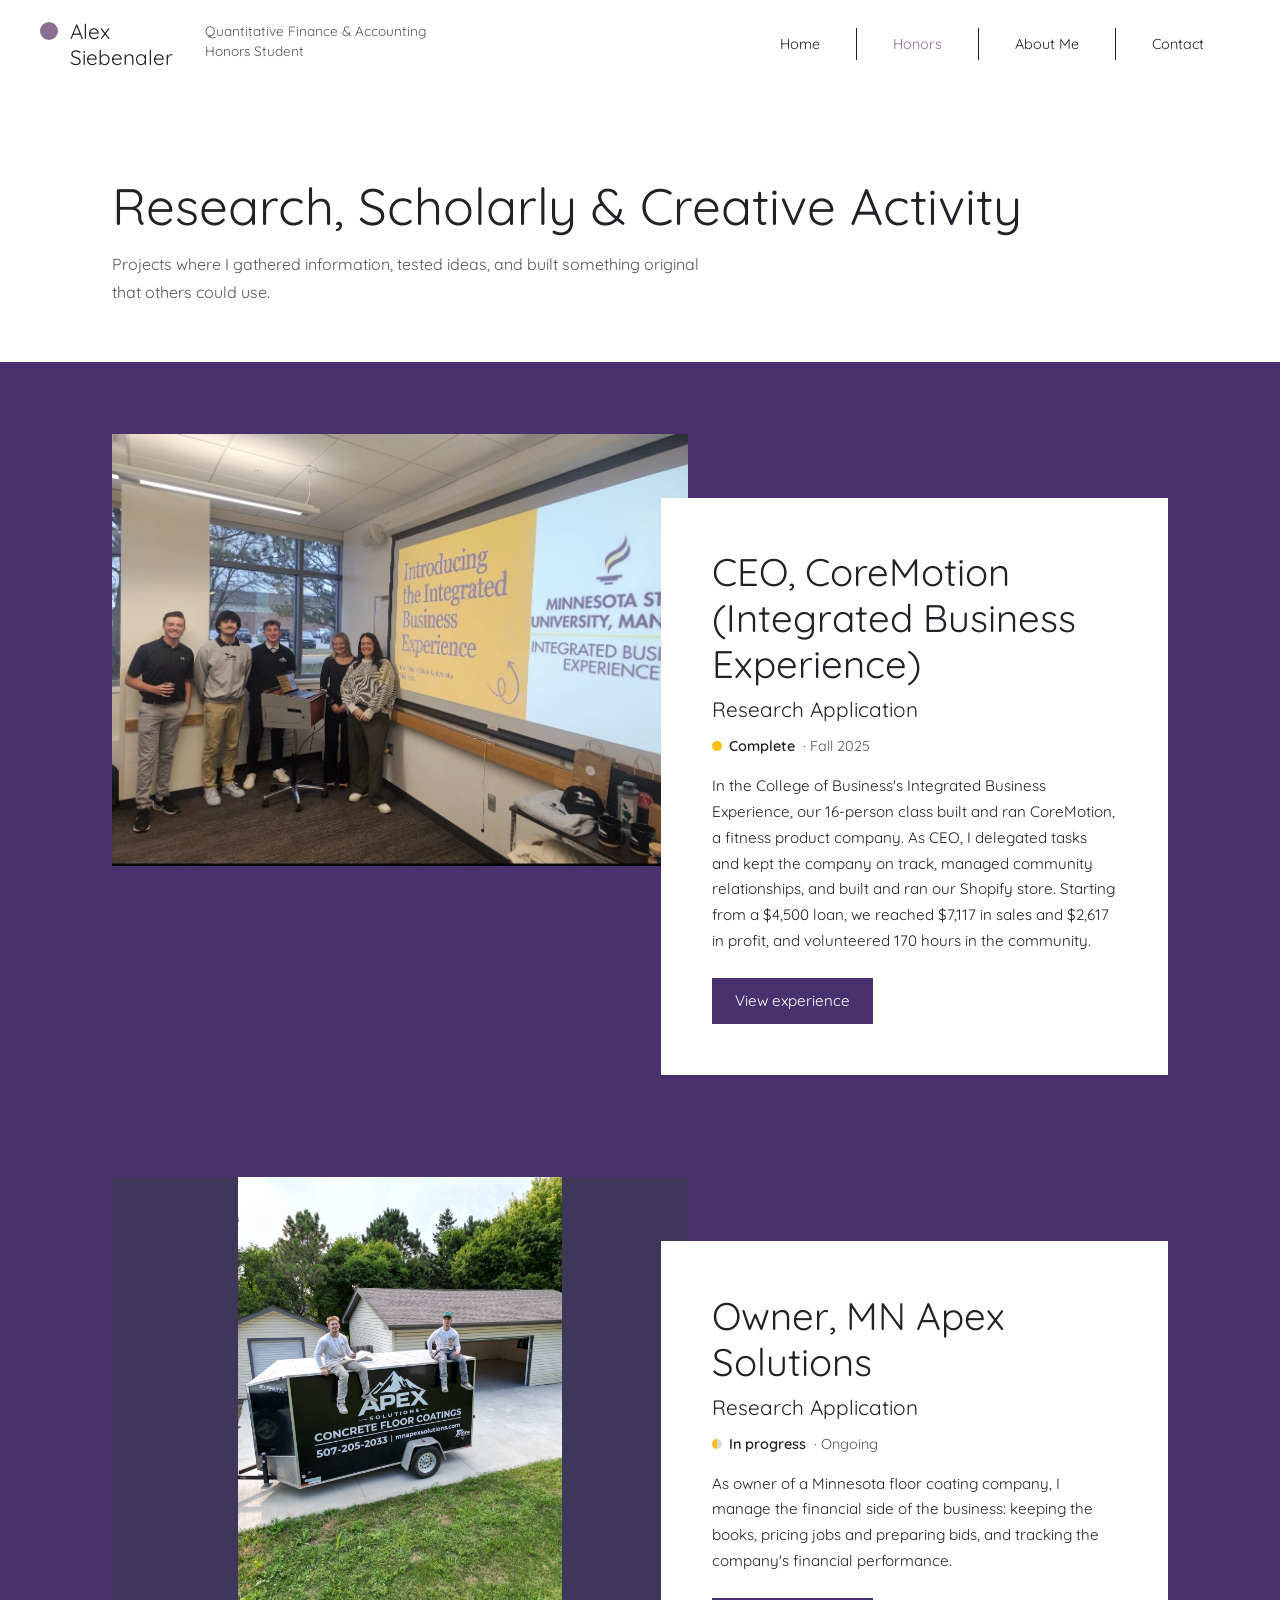
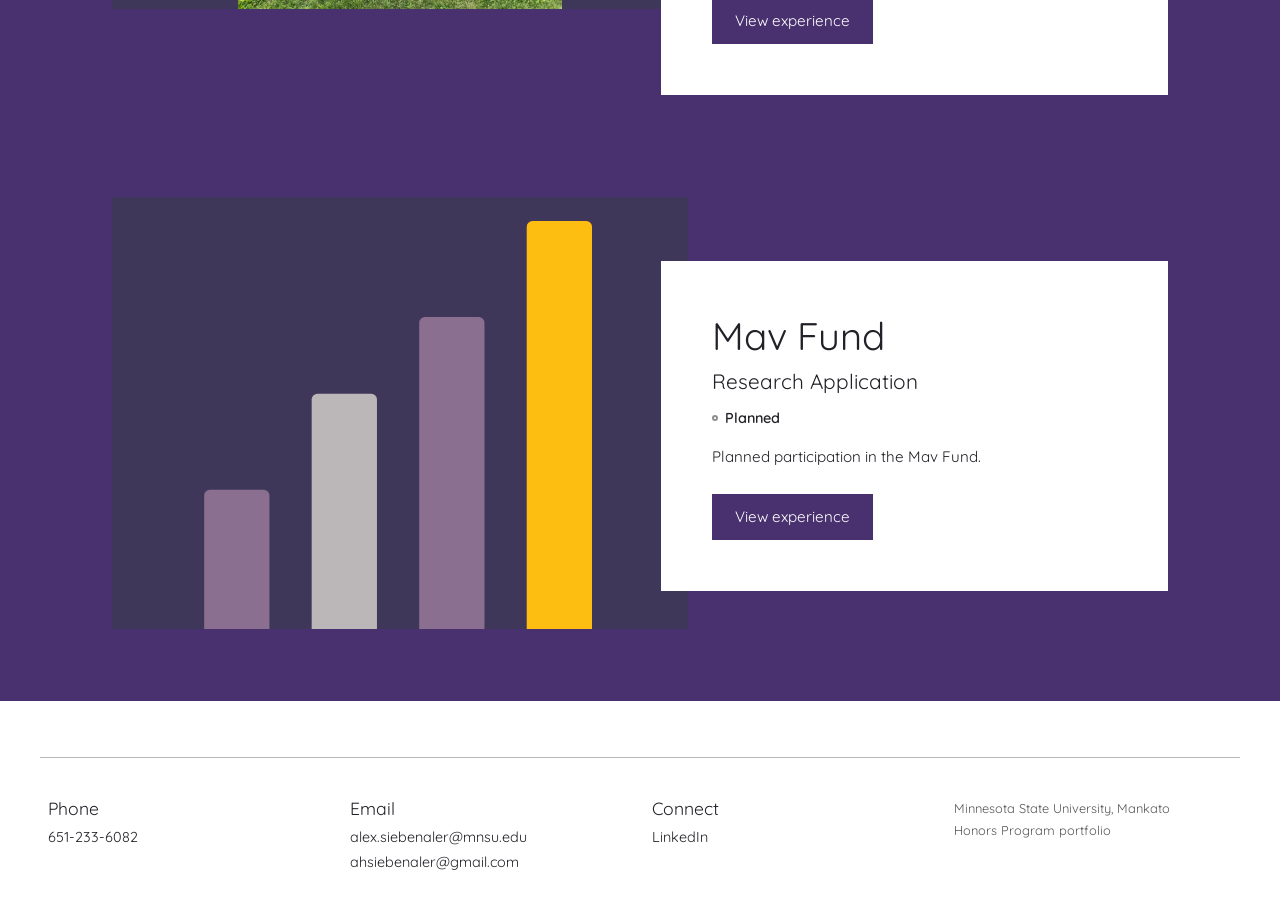
<file: research.html>
<!doctype html>
<html lang="en">
<head>
<meta charset="utf-8">
<meta name="viewport" content="width=device-width, initial-scale=1">
<title>Research, Scholarly &amp; Creative Activity | Alex Siebenaler</title>
<meta name="description" content="Alex Siebenaler&#x27;s Research, Scholarly &amp; Creative Activity experiences.">
<link rel="preconnect" href="https://fonts.googleapis.com">
<link rel="preconnect" href="https://fonts.gstatic.com" crossorigin>
<link href="https://fonts.googleapis.com/css2?family=Quicksand:wght@300;400;500;600;700&display=swap" rel="stylesheet">
<link rel="stylesheet" href="styles.css">
<link rel="icon" href="data:image/svg+xml,%3Csvg xmlns='http://www.w3.org/2000/svg' viewBox='0 0 32 32'%3E%3Ccircle cx='16' cy='16' r='14' fill='%238b6f90'/%3E%3C/svg%3E">
</head>
<body>
<a class="skip" href="#main">Skip to content</a>
<header class="site-header">
  <div class="header-inner">
    <a class="brand" href="index.html">
      <span class="brand-dot" aria-hidden="true"></span>
      <span class="brand-name">Alex<br>Siebenaler</span>
      <span class="brand-sub">Quantitative Finance &amp; Accounting<br>Honors Student</span>
    </a>
    <button class="nav-toggle" aria-expanded="false" aria-controls="nav">Menu</button>
    <nav id="nav" aria-label="Main">
      <ul class="nav-list">
        <li><a href="index.html">Home</a></li>
        <li class="has-sub is-active">
          <a href="honors.html" aria-current="true">Honors</a>
          <ul class="sub"><li><a href="honors.html">Honors Program</a></li><li><a href="leadership.html">Leadership</a></li><li><a href="research.html" aria-current="page">Research</a></li><li><a href="intercultural.html">Intercultural Engagement</a></li></ul>
        </li>
        <li><a href="about.html">About Me</a></li>
        <li><a href="#contact">Contact</a></li>
      </ul>
    </nav>
  </div>
</header>
<main id="main">
<section class="page-title"><div class="wrap"><h1>Research, Scholarly &amp; Creative Activity</h1><p>Projects where I gathered information, tested ideas, and built something original that others could use.</p></div></section><section class="band"><div class="wrap features"><article class="feature" id="ibe">
  <div class="feature-media"><img src="images/ibe-presentation.jpg" alt="CEO, CoreMotion (Integrated Business Experience)" loading="lazy"></div>
  <div class="feature-card">
    <h2>CEO, CoreMotion (Integrated Business Experience)</h2>
    <h3>Research Application</h3>
    <p class="meta"><span class="status s-complete">Complete</span> · Fall 2025</p>
    <p>In the College of Business&#x27;s Integrated Business Experience, our 16-person class built and ran CoreMotion, a fitness product company. As CEO, I delegated tasks and kept the company on track, managed community relationships, and built and ran our Shopify store. Starting from a $4,500 loan, we reached $7,117 in sales and $2,617 in profit, and volunteered 170 hours in the community.</p>
    <div class="btn-row"><a class="btn" href="ibe.html">View experience</a></div>
  </div>
</article><article class="feature" id="mn-apex-solutions">
  <div class="feature-media"><img src="images/apex-trailer.jpg" alt="Owner, MN Apex Solutions" class="portrait" loading="lazy"></div>
  <div class="feature-card">
    <h2>Owner, MN Apex Solutions</h2>
    <h3>Research Application</h3>
    <p class="meta"><span class="status s-progress">In progress</span> · Ongoing</p>
    <p>As owner of a Minnesota floor coating company, I manage the financial side of the business: keeping the books, pricing jobs and preparing bids, and tracking the company&#x27;s financial performance.</p>
    <div class="btn-row"><a class="btn" href="mn-apex-solutions.html">View experience</a></div>
  </div>
</article><article class="feature" id="mav-fund">
  <div class="feature-media"><svg viewBox="0 0 300 340" preserveAspectRatio="xMidYMid slice" aria-hidden="true"><rect width="300" height="340" fill="#3e375a"/><rect x="48" y="210" width="34" height="90" rx="3" fill="#8b6f90"/><rect x="104" y="160" width="34" height="140" rx="3" fill="#bbb7b9"/><rect x="160" y="120" width="34" height="180" rx="3" fill="#8b6f90"/><rect x="216" y="70" width="34" height="230" rx="3" fill="#febd11"/></svg></div>
  <div class="feature-card">
    <h2>Mav Fund</h2>
    <h3>Research Application</h3>
    <p class="meta"><span class="status s-planned">Planned</span></p>
    <p>Planned participation in the Mav Fund.</p>
    <div class="btn-row"><a class="btn" href="mav-fund.html">View experience</a></div>
  </div>
</article></div></section></main>
<footer class="site-footer" id="contact">
  <div class="wrap footer-grid">
    <div><h2>Phone</h2><p><a href="tel:+16512336082">651-233-6082</a></p></div>
    <div><h2>Email</h2><p><a href="mailto:alex.siebenaler@mnsu.edu">alex.siebenaler@mnsu.edu</a><br><a href="mailto:ahsiebenaler@gmail.com">ahsiebenaler@gmail.com</a></p></div>
    <div><h2>Connect</h2><p><a href="https://www.linkedin.com/in/alex-siebenaler" target="_blank" rel="noopener">LinkedIn</a></p></div>
    <div class="fine"><p>Minnesota State University, Mankato<br>Honors Program portfolio</p></div>
  </div>
</footer>
<script>
const t=document.querySelector('.nav-toggle'),n=document.getElementById('nav');
t.addEventListener('click',()=>{const o=t.getAttribute('aria-expanded')==='true';t.setAttribute('aria-expanded',String(!o));n.classList.toggle('open',!o);});
</script>
</body>
</html>
</file>
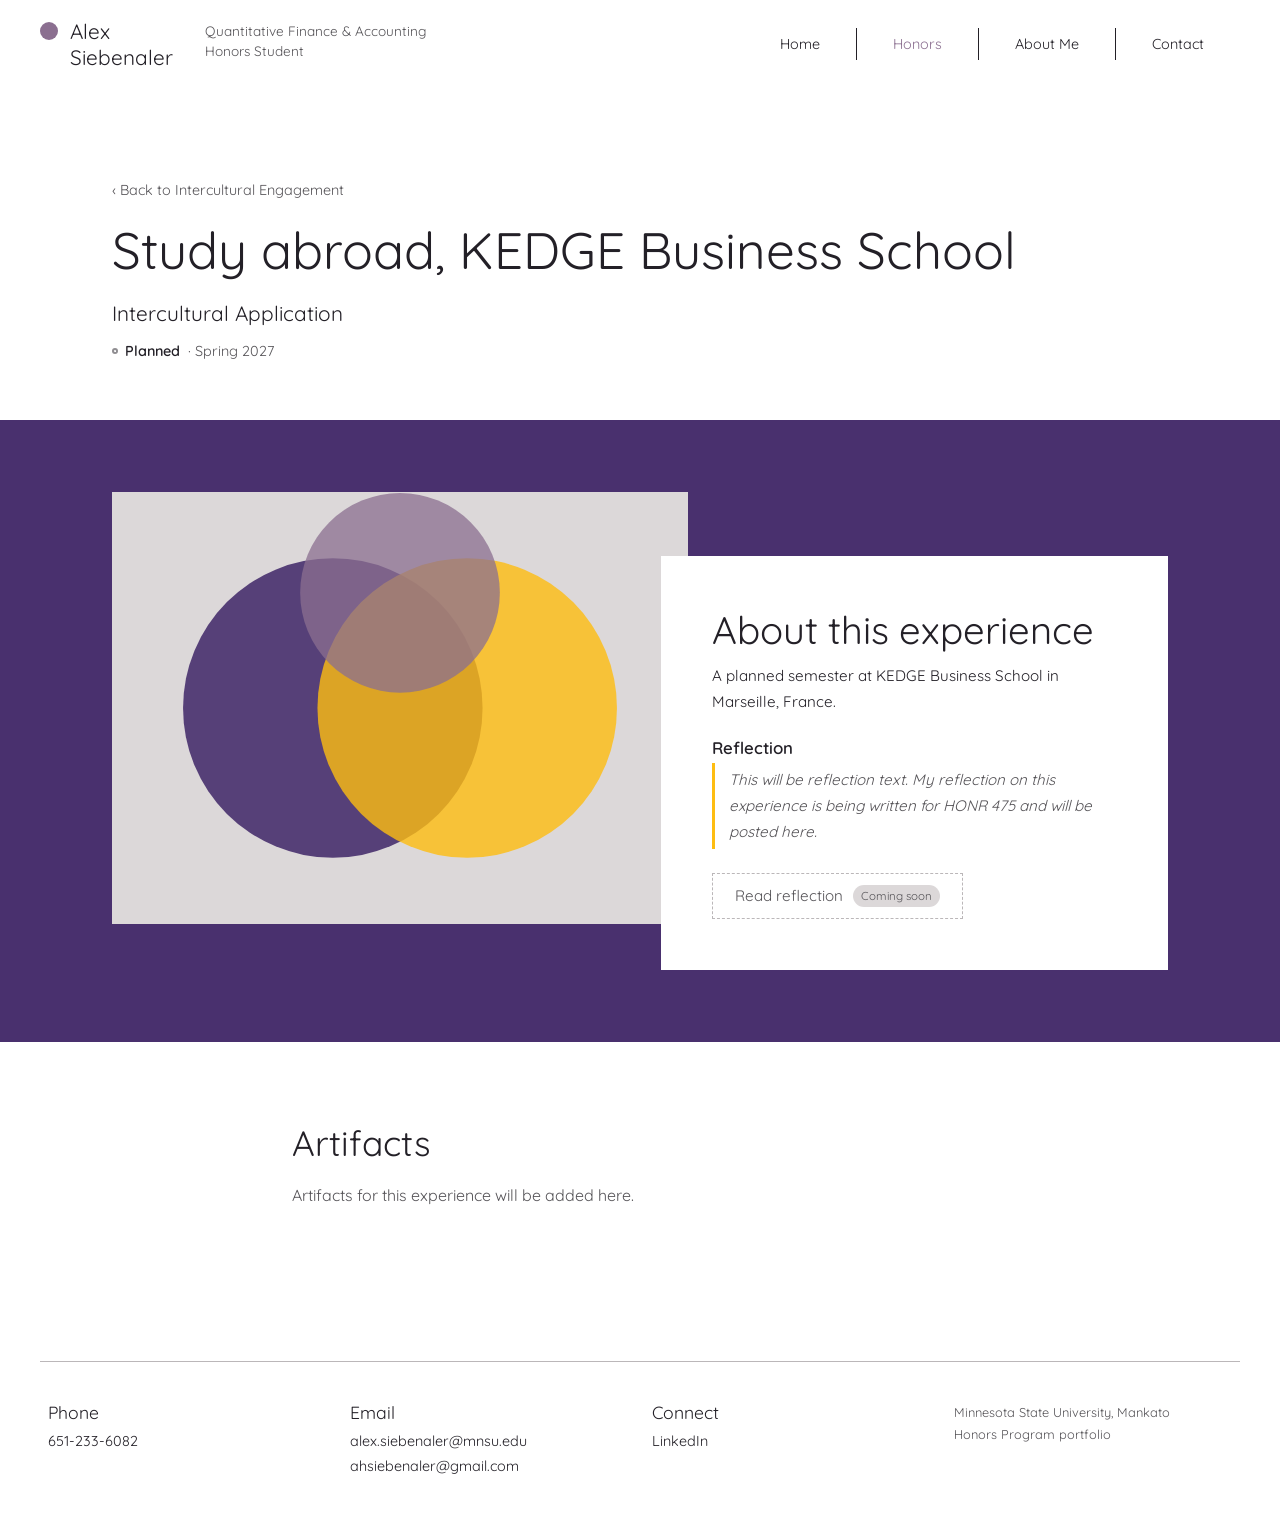
<file: study-abroad.html>
<!doctype html>
<html lang="en">
<head>
<meta charset="utf-8">
<meta name="viewport" content="width=device-width, initial-scale=1">
<title>Study abroad, KEDGE Business School | Alex Siebenaler</title>
<meta name="description" content="Study abroad, KEDGE Business School: Alex Siebenaler&#x27;s honors experience.">
<link rel="preconnect" href="https://fonts.googleapis.com">
<link rel="preconnect" href="https://fonts.gstatic.com" crossorigin>
<link href="https://fonts.googleapis.com/css2?family=Quicksand:wght@300;400;500;600;700&display=swap" rel="stylesheet">
<link rel="stylesheet" href="styles.css">
<link rel="icon" href="data:image/svg+xml,%3Csvg xmlns='http://www.w3.org/2000/svg' viewBox='0 0 32 32'%3E%3Ccircle cx='16' cy='16' r='14' fill='%238b6f90'/%3E%3C/svg%3E">
</head>
<body>
<a class="skip" href="#main">Skip to content</a>
<header class="site-header">
  <div class="header-inner">
    <a class="brand" href="index.html">
      <span class="brand-dot" aria-hidden="true"></span>
      <span class="brand-name">Alex<br>Siebenaler</span>
      <span class="brand-sub">Quantitative Finance &amp; Accounting<br>Honors Student</span>
    </a>
    <button class="nav-toggle" aria-expanded="false" aria-controls="nav">Menu</button>
    <nav id="nav" aria-label="Main">
      <ul class="nav-list">
        <li><a href="index.html">Home</a></li>
        <li class="has-sub is-active">
          <a href="honors.html" aria-current="true">Honors</a>
          <ul class="sub"><li><a href="honors.html">Honors Program</a></li><li><a href="leadership.html">Leadership</a></li><li><a href="research.html">Research</a></li><li><a href="intercultural.html" aria-current="page">Intercultural Engagement</a></li></ul>
        </li>
        <li><a href="about.html">About Me</a></li>
        <li><a href="#contact">Contact</a></li>
      </ul>
    </nav>
  </div>
</header>
<main id="main">
<section class="page-title">
  <div class="wrap">
    <a class="back" href="intercultural.html">Back to Intercultural Engagement</a>
    <h1>Study abroad, KEDGE Business School</h1>
    <p class="kind">Intercultural Application</p>
    <p class="meta"><span class="status s-planned">Planned</span> · Spring 2027</p>
  </div>
</section>
<section class="band">
  <div class="wrap">
    <article class="feature">
      <div class="feature-media"><svg viewBox="0 0 300 340" preserveAspectRatio="xMidYMid slice" aria-hidden="true"><rect width="300" height="340" fill="#dcd8d9"/><circle cx="115" cy="170" r="78" fill="#49306e" opacity=".9"/><circle cx="185" cy="170" r="78" fill="#febd11" opacity=".8"/><circle cx="150" cy="110" r="52" fill="#8b6f90" opacity=".75"/></svg></div>
      <div class="feature-card">
        <h2>About this experience</h2>
        <p>A planned semester at KEDGE Business School in Marseille, France.</p>
        <h4>Reflection</h4>
        <p class="placeholder">This will be reflection text. My reflection on this experience is being written for HONR 475 and will be posted here.</p><div class="btn-row"><span class="btn is-pending" aria-disabled="true" title="Coming soon">Read reflection<span class="soon">Coming soon</span></span></div>
      </div>
    </article>
  </div>
</section>
<section class="plain">
  <div class="wrap narrow">
    <h2>Artifacts</h2>
    <p class="muted">Artifacts for this experience will be added here.</p>
  </div>
</section>
</main>
<footer class="site-footer" id="contact">
  <div class="wrap footer-grid">
    <div><h2>Phone</h2><p><a href="tel:+16512336082">651-233-6082</a></p></div>
    <div><h2>Email</h2><p><a href="mailto:alex.siebenaler@mnsu.edu">alex.siebenaler@mnsu.edu</a><br><a href="mailto:ahsiebenaler@gmail.com">ahsiebenaler@gmail.com</a></p></div>
    <div><h2>Connect</h2><p><a href="https://www.linkedin.com/in/alex-siebenaler" target="_blank" rel="noopener">LinkedIn</a></p></div>
    <div class="fine"><p>Minnesota State University, Mankato<br>Honors Program portfolio</p></div>
  </div>
</footer>
<script>
const t=document.querySelector('.nav-toggle'),n=document.getElementById('nav');
t.addEventListener('click',()=>{const o=t.getAttribute('aria-expanded')==='true';t.setAttribute('aria-expanded',String(!o));n.classList.toggle('open',!o);});
</script>
</body>
</html>
</file>
<file: styles.css>
:root {
  --purple: #49306e;
  --gold: #febd11;
  --mauve: #8b6f90;
  --indigo: #3e375a;
  --gray-1: #dcd8d9;
  --gray-2: #bbb7b9;
  --gray-3: #908e92;
  --gray-4: #565458;
  --text: #232027;
  --white: #ffffff;
  --font: "Quicksand", "Trebuchet MS", sans-serif;
  --wrap: 1120px;
}

*, *::before, *::after { box-sizing: border-box; }
html { scroll-behavior: smooth; }
@media (prefers-reduced-motion: reduce) { html { scroll-behavior: auto; } * { transition: none !important; } }

body { margin: 0; background: var(--white); color: var(--text); font-family: var(--font); font-size: 16px; line-height: 1.7; font-weight: 400; -webkit-font-smoothing: antialiased; }
img { max-width: 100%; display: block; }
a { color: var(--purple); }
:focus-visible { outline: 3px solid var(--gold); outline-offset: 3px; }
h1, h2, h3, h4 { font-weight: 400; line-height: 1.2; margin: 0 0 .5em; color: var(--text); }
p { margin: 0 0 1em; }
.wrap { max-width: var(--wrap); margin: 0 auto; padding: 0 32px; }
.narrow { max-width: 760px; }
@media (max-width: 600px) { .wrap { padding: 0 16px; } }
.skip { position: absolute; left: -9999px; }
.skip:focus { left: 16px; top: 16px; z-index: 20; background: var(--gold); padding: 8px 14px; }

/* Header */
.site-header { background: var(--white); position: relative; z-index: 10; }
.header-inner { display: flex; align-items: center; justify-content: space-between; gap: 24px; padding: 18px 40px; }
.brand { display: grid; grid-template-columns: auto auto auto; align-items: start; gap: 4px 12px; text-decoration: none; color: var(--text); }
.brand-dot { width: 18px; height: 18px; border-radius: 50%; background: var(--mauve); margin-top: 4px; }
.brand-name { font-size: 1.3rem; line-height: 1.25; }
.brand-sub { font-size: .85rem; line-height: 1.5; padding-left: 20px; margin-top: 3px; color: var(--gray-4); }
.nav-list { list-style: none; display: flex; margin: 0; padding: 0; }
.nav-list > li { position: relative; }
.nav-list > li + li { border-left: 1px solid var(--text); }
.nav-list a { display: block; padding: 4px 36px; font-size: .9rem; color: var(--text); text-decoration: none; }
.nav-list a:hover, .nav-list a[aria-current] { color: var(--mauve); }
.sub { list-style: none; margin: 0; padding: 8px 0; position: absolute; top: 100%; left: 50%; transform: translateX(-50%); min-width: 230px; background: var(--white); border: 1px solid var(--gray-1); box-shadow: 0 8px 24px rgba(62,55,90,.12); display: none; }
.sub a { padding: 8px 20px; text-align: left; }
.has-sub:hover .sub, .has-sub:focus-within .sub { display: block; }
.nav-toggle { display: none; font: 500 .95rem var(--font); background: none; border: 1px solid var(--text); border-radius: 99px; padding: 6px 18px; cursor: pointer; color: var(--text); }
@media (max-width: 860px) {
  .header-inner { padding: 16px; }
  .brand-sub { display: none; }
  .nav-toggle { display: block; }
  #nav { display: none; position: absolute; top: 100%; left: 0; right: 0; background: var(--white); border-top: 1px solid var(--gray-1); border-bottom: 1px solid var(--gray-1); padding: 8px 16px 16px; }
  #nav.open { display: block; }
  .nav-list { flex-direction: column; }
  .nav-list > li + li { border-left: 0; border-top: 1px solid var(--gray-1); }
  .nav-list a { padding: 12px 4px; font-size: 1rem; }
  .sub { display: block; position: static; transform: none; border: 0; box-shadow: none; padding: 0 0 8px 16px; min-width: 0; }
  .sub a { padding: 8px 4px; font-size: .95rem; color: var(--gray-4); }
}

/* Home: hello */
.hello { padding: clamp(48px, 9vw, 120px) 0 clamp(56px, 8vw, 100px); }
.hello-grid { display: grid; grid-template-columns: 420px 1fr; gap: 48px; align-items: center; max-width: 960px; }
.hello-photo { margin: 0; }
.hello-photo img { width: 100%; height: auto; aspect-ratio: 1; object-fit: cover; border-radius: 50%; background: var(--gray-1); }
.hello h1 { font-size: clamp(4rem, 9vw, 6.25rem); letter-spacing: -2px; line-height: 1; margin-bottom: 20px; }
.hello h2 { font-size: 1.4rem; margin-bottom: 8px; }
.hello-text p { font-size: .95rem; max-width: 34em; }
.pill-row { display: flex; gap: 28px; margin-top: 24px; flex-wrap: wrap; }
.pill { display: inline-block; padding: 6px 30px; border-radius: 99px; font-size: 1.15rem; color: var(--text); text-decoration: none; border: 1px solid var(--indigo); }
.pill-mauve { background: var(--mauve); color: var(--white); }
.pill-gold { background: var(--gold); }
.pill-olive { background: var(--purple); color: var(--white); font-size: 1rem; padding: 4px 34px; }
a.pill:hover { filter: brightness(1.08); }
@media (max-width: 820px) {
  .hello-grid { grid-template-columns: 1fr; gap: 32px; }
  .hello-photo { max-width: 300px; }
}

/* Home: directory */
.directory { padding-bottom: clamp(64px, 9vw, 120px); }
.display { font-size: clamp(2.6rem, 5vw, 3.5rem); margin-bottom: 56px; }
.dir-grid { display: grid; grid-template-columns: repeat(3, 1fr); gap: 36px; }
.dir-card { display: block; text-decoration: none; color: var(--text); }
.dir-media { aspect-ratio: 286 / 300; overflow: hidden; }
.dir-media svg, .dir-media img { width: 100%; height: 100%; display: block; object-fit: cover; }
.dir-box { background: var(--white); border: 4px solid var(--text); margin: -56px 0 0 16px; position: relative; padding: 18px 18px 22px; text-align: left; }
.dir-box h3 { font-size: 1.15rem; font-weight: 600; margin-bottom: 8px; }
.dir-box p { font-size: .92rem; margin-bottom: 14px; }
.dir-box .pill { display: block; width: max-content; margin: 0 auto; }
.dir-card:hover .pill { filter: brightness(1.15); }
@media (max-width: 860px) { .dir-grid { grid-template-columns: 1fr; max-width: 420px; gap: 48px; } }

/* Page title */
.page-title { padding: clamp(48px, 7vw, 88px) 0 clamp(36px, 5vw, 56px); }
.page-title h1 { font-size: clamp(2.4rem, 5vw, 3.2rem); margin-bottom: 14px; }
.page-title p { max-width: 38em; font-size: 1rem; color: var(--gray-4); margin: 0; }

/* Purple band with features */
.band { background: var(--purple); padding: clamp(40px, 6vw, 72px) 0; }
.features { display: grid; gap: clamp(48px, 8vw, 110px); }
.feature { display: grid; grid-template-columns: 1.2fr 1fr; align-items: start; scroll-margin-top: 24px; }
.feature-media { grid-column: 1 / 2; grid-row: 1; aspect-ratio: 4 / 3; overflow: hidden; background: var(--indigo); }
.feature-media img, .feature-media svg { width: 100%; height: 100%; object-fit: cover; display: block; }
.feature-card { grid-column: 1 / 3; grid-row: 1; margin-left: 52%; margin-top: 64px; background: var(--white); padding: clamp(28px, 4vw, 56px) clamp(24px, 4vw, 64px); position: relative; }
.feature-card h2 { font-size: clamp(1.8rem, 3vw, 2.5rem); margin-bottom: 10px; }
.feature-card h3 { font-size: 1.3rem; margin-bottom: 12px; }
.feature-card h4 { font-size: 1.05rem; font-weight: 600; margin: 1.4em 0 .3em; }
.feature-card p { font-size: .95rem; }
.meta { display: flex; align-items: center; gap: 8px; flex-wrap: wrap; color: var(--gray-4); font-size: .9rem !important; }
.status { display: inline-flex; align-items: center; gap: 7px; font-weight: 600; color: var(--text); }
.status::before { content: ""; width: 10px; height: 10px; border-radius: 50%; }
.s-complete::before { background: var(--gold); }
.s-progress::before { background: linear-gradient(90deg, var(--gold) 50%, var(--gray-1) 50%); }
.s-planned::before { border: 2px dashed var(--gray-3); width: 6px; height: 6px; }
.placeholder { border-left: 3px solid var(--gold); padding: 4px 0 4px 14px; color: var(--gray-4); font-style: italic; }
@media (max-width: 860px) {
  .feature { grid-template-columns: 1fr; }
  .feature-media, .feature-card { grid-column: 1; }
  .feature-card { grid-row: 2; margin: -40px 16px 0; }
}

/* Buttons */
.btn-row { display: flex; flex-wrap: wrap; gap: 14px 28px; margin-top: 24px; }
.btn { display: inline-flex; align-items: center; gap: 10px; min-width: 140px; justify-content: center; padding: 9px 22px; background: var(--purple); color: var(--white); font-size: .95rem; text-decoration: none; border: 1px solid var(--purple); }
a.btn:hover { background: var(--indigo); border-color: var(--indigo); color: var(--white); }
.btn.is-pending { background: var(--white); color: var(--gray-4); border: 1px dashed var(--gray-2); cursor: default; }
.soon { font-size: .72rem; background: var(--gray-1); color: var(--gray-4); padding: 1px 8px; border-radius: 99px; }

/* Honors page */
.band-intro { max-width: 40em; color: var(--white); margin-bottom: 40px; }
.band-intro h2 { color: var(--white); font-size: clamp(1.8rem, 3vw, 2.5rem); }
.band-intro p { color: var(--gray-1); }
.essay-grid { display: grid; grid-template-columns: repeat(3, 1fr); gap: 28px; }
.essay-card { background: var(--white); padding: 32px 28px; }
.essay-card h3 { font-size: 1.3rem; }
.essay-card p { font-size: .92rem; color: var(--gray-4); }
@media (max-width: 860px) { .essay-grid { grid-template-columns: 1fr; } }

.plain { padding: clamp(48px, 7vw, 80px) 0; }
.plain-tight { padding-top: 0; }
.plain h2 { font-size: clamp(1.6rem, 3vw, 2.2rem); }
.strengths { display: flex; justify-content: space-between; align-items: center; gap: 24px; flex-wrap: wrap; }
.strengths p { color: var(--gray-4); margin: 0; }
.strengths .btn-row { margin: 0; }

/* About facts */
.facts { display: grid; grid-template-columns: 110px 1fr; gap: 6px 16px; margin: 18px 0 0; font-size: .95rem; }
.facts dt { font-weight: 600; color: var(--mauve); }
.facts dd { margin: 0; }

/* Footer */
.site-footer { padding: 56px 0 48px; }
.footer-grid { display: grid; grid-template-columns: repeat(4, 1fr); gap: 24px; border-top: 1px solid var(--gray-2); padding: 40px 8px 0; max-width: none; margin: 0 40px; }
.site-footer h2 { font-size: 1.1rem; margin-bottom: 6px; }
.site-footer p { font-size: .9rem; margin: 0; }
.site-footer a { color: var(--text); text-decoration: none; }
.site-footer a:hover { color: var(--mauve); text-decoration: underline; }
.fine p { font-size: .8rem; color: var(--gray-4); }
@media (max-width: 860px) { .footer-grid { grid-template-columns: 1fr 1fr; margin: 0 16px; } }
@media (max-width: 520px) { .footer-grid { grid-template-columns: 1fr; } }

/* Experience pages */
.back { display: inline-block; font-size: .9rem; color: var(--gray-4); text-decoration: none; margin-bottom: 18px; }
.back::before { content: "‹ "; }
.back:hover { color: var(--mauve); text-decoration: underline; }
.kind { font-size: 1.3rem !important; color: var(--text) !important; margin: 0 0 8px !important; }
.page-title .meta { margin: 0; }
.muted { color: var(--gray-4); }
.artifact-list { list-style: none; margin: 8px 0 0; padding: 0; border-top: 1px solid var(--gray-1); }
.artifact-list li { display: flex; justify-content: space-between; align-items: center; gap: 16px; padding: 16px 0; border-bottom: 1px solid var(--gray-1); flex-wrap: wrap; }
.artifact-list .btn { min-width: 0; }
@media (max-width: 520px) { .artifact-list li { flex-direction: column; align-items: flex-start; gap: 10px; } }

/* Photos */
.feature-media img.logo, .dir-media img.logo, .dir-media img.logo { object-fit: contain; background: var(--white); padding: 12%; }
.gallery { display: grid; grid-template-columns: repeat(auto-fill, minmax(240px, 1fr)); gap: 24px; margin-top: 8px; }
.gallery figure { margin: 0; }
.gallery img { width: 100%; aspect-ratio: 4 / 3; object-fit: cover; background: var(--gray-1); }
.gallery figcaption { font-size: .88rem; color: var(--gray-4); margin-top: 8px; }
.themes { display: flex; flex-wrap: wrap; gap: 8px 10px; list-style: none; padding: 0; margin: 12px 0 0; counter-reset: t; }
.themes li { counter-increment: t; background: var(--gray-1); padding: 4px 14px; border-radius: 99px; font-size: .92rem; }
.themes li::before { content: counter(t) ". "; color: var(--mauve); font-weight: 600; }
.hello-photo img { object-position: 50% 15%; }
.hello-photo img { box-shadow: 0 0 0 1px var(--gray-1), 0 0 0 10px var(--white), 0 0 0 11px var(--gray-1); }
.gallery img[src$=".png"] { object-fit: contain; background: var(--white); border: 1px solid var(--gray-1); }
.feature-media img.portrait { object-fit: contain; background: var(--indigo); }
</file>
